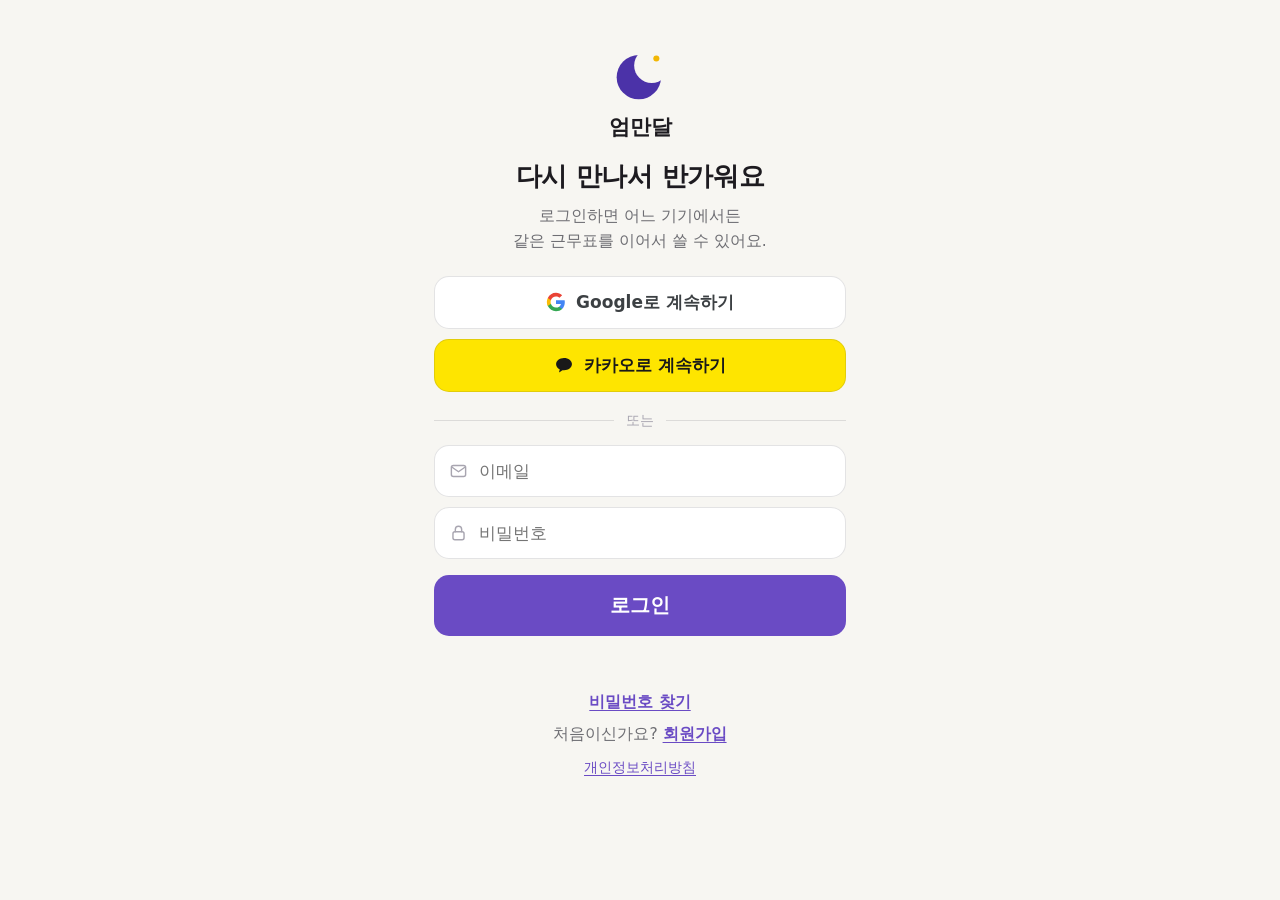
<file: index.html>
<!DOCTYPE html>
<html lang="ko">
<head>
<meta charset="UTF-8">
<meta name="viewport" content="width=device-width, initial-scale=1.0, viewport-fit=cover">
<meta name="theme-color" content="#6a4bc4">
<meta name="apple-mobile-web-app-capable" content="yes">
<meta name="apple-mobile-web-app-status-bar-style" content="default">
<meta name="apple-mobile-web-app-title" content="엄만달">
<title>엄만달 — 한 달 근무표를 1분 만에</title>
<link rel="manifest" href="manifest.json">
<link rel="icon" href="icons/icon.svg" type="image/svg+xml">
<link rel="apple-touch-icon" href="icons/icon.svg">
<link rel="stylesheet" href="css/style.css">
</head>
<body>
<!-- 달 로고(브랜드 표식) — 여러 곳에서 use로 재사용.
     display:none이면 안의 mask가 무시돼 보름달이 된다(실기기 확인) — 크기 0으로 숨긴다 -->
<svg style="position:absolute;width:0;height:0" aria-hidden="true" xmlns="http://www.w3.org/2000/svg">
  <defs>
    <g id="moonlogo">
      <mask id="mcut"><rect width="48" height="48" fill="#fff"/><circle cx="34" cy="15" r="15" fill="#000"/></mask>
      <circle cx="23" cy="25" r="19" fill="#4B32A8" mask="url(#mcut)"/>
      <circle cx="38" cy="9" r="2.6" fill="#f2b705"/>
    </g>
  </defs>
</svg>

<header>
  <div class="brand">
    <svg class="moon" viewBox="0 0 48 48" aria-hidden="true"><use href="#moonlogo"/></svg>
    <h1>엄만달</h1>
  </div>
  <button class="kebab" id="kebabBtn" onclick="toggleKebab(event)" aria-label="메뉴" title="메뉴"></button>
</header>
<div id="kebabMenu"></div>

<nav>
  <button id="tabBtn-home" class="on" onclick="showTab('home')"><span class="ico" data-ic="calendar"></span><span class="tlbl">근무표</span></button>
  <button id="tabBtn-ward" onclick="showTab('ward')"><span class="ico" data-ic="people"></span><span class="tlbl">우리 병동</span></button>
  <button id="tabBtn-archive" onclick="showTab('archive')"><span class="ico" data-ic="archive"></span><span class="tlbl">보관함</span></button>
</nav>

<main>
  <!-- ===== 근무표(홈) ===== -->
  <div id="tab-home">
    <!-- 서버에 못 올린 상태일 때만 나타나는 한 줄 알림 (평소엔 비어 있어 자리를 차지하지 않는다) -->
    <button id="syncBanner" onclick="openDataScreen()"></button>

    <!-- 상태 0: 로그인 전 — 로그인/가입/비밀번호찾기 (01·02·03) -->
    <div id="homeLoginCard" style="display:none"><div id="homeLoginBody"></div></div>

    <!-- 상태 1: 인원 없음 — 첫 시작(04) -->
    <div id="homeEmpty" class="empty-card" style="display:none">
      <p class="pagetitle" style="text-align:center">근무표를 어떻게<br>시작할까요?</p>
      <p class="pagesub" style="text-align:center">기존 근무표를 가져오면 사람과 규칙까지<br>자동으로 정리해 드려요.</p>
      <div class="onboard-opts">
        <button class="onboard-card primary" onclick="aiImportStart()">
          <span class="ob-ico" data-ic="camera"></span>
          <span class="ob-txt"><b>사진·PDF로 불러오기</b>
          <span class="ob-sub">찍어둔 근무표를 자동으로 읽어요 (최대 3장)</span></span>
          <span class="ob-go" data-ic="chevR"></span>
        </button>
        <button class="onboard-card" onclick="document.getElementById('importFileXlsx').click()">
          <span class="ob-ico" data-ic="sheet"></span>
          <span class="ob-txt"><b>엑셀 근무표 불러오기</b>
          <span class="ob-sub">사용하던 파일을 그대로 가져와요</span></span>
          <span class="ob-go" data-ic="chevR"></span>
        </button>
        <button class="onboard-card" onclick="showTab('ward')">
          <span class="ob-ico" data-ic="edit"></span>
          <span class="ob-txt"><b>직접 입력하기</b>
          <span class="ob-sub">우리 병동 사람부터 하나씩 등록해요</span></span>
          <span class="ob-go" data-ic="chevR"></span>
        </button>
        <input type="file" id="aiImportFile" accept="image/*" multiple style="display:none" onchange="aiImport(event)">
        <input type="file" id="aiImportCam" accept="image/*" capture="environment" style="display:none" onchange="aiImport(event)">
        <input type="file" id="aiImportPdf" accept="application/pdf" multiple style="display:none" onchange="aiImport(event)">
      </div>
      <p class="hint">PDF 파일이라면 → <a class="link" onclick="aiImportPdfStart()">PDF로 불러오기</a></p>
      <p class="hint">먼저 구경해보고 싶으면 → <a class="link" onclick="trySample()">예시 병동으로 둘러보기</a></p>
    </div>

    <!-- 상태 2: 준비(09) — 만들기 전 -->
    <div id="homePrep" style="display:none">
      <div class="monthnav">
        <button onclick="moveMonth(-1)" title="지난달" data-ic="chevL"></button>
        <span class="cur mn-cur"></span>
        <button onclick="moveMonth(1)" title="다음달" data-ic="chevR"></button>
      </div>
      <p class="pagetitle" style="text-align:center" id="prepTitle"></p>
      <p class="pagesub" style="text-align:center">병동 정보와 희망 근무를 확인하면<br>자동으로 초안을 만들어 드려요.</p>
      <div class="prepcard" id="prepStatus"></div>
      <div class="fairnote"><span class="fn-ico" data-ic="scale"></span><span id="fairnoteTx">지난 2개월 기록을 반영해<br>나이트와 휴일 근무를 고르게 배정해요.</span></div>
      <button class="btn big xl" onclick="generate()">자동으로 근무표 만들기</button>
      <p class="prep-caption">약 1분이면 고치기 좋은 초안이 완성돼요.</p>
    </div>

    <!-- 상태 3: 완성(11) — 검토·편집 -->
    <div id="homeDone" style="display:none">
      <div class="monthnav">
        <button onclick="moveMonth(-1)" title="지난달" data-ic="chevL"></button>
        <span class="cur mn-cur"></span>
        <button onclick="moveMonth(1)" title="다음달" data-ic="chevR"></button>
      </div>
      <p class="pagetitle" style="text-align:center" id="doneTitle"></p>
      <div class="chiprow" id="doneChips"></div>
      <div class="gridthumb" id="gridThumb" onclick="openGridFull()" role="button" tabindex="0"
           title="탭하면 가로로 크게 검토할 수 있어요"
           onkeydown="if(event.key==='Enter'||event.key===' '){event.preventDefault();openGridFull();}">
        <button class="gridfull-close" onclick="closeGridFull(event)" aria-label="닫기">✕ 닫기</button>
        <div class="gridwrap" id="gridArea"></div>
        <div id="viewerPanel"></div>
      </div>
      <button class="btn big xl" style="margin-top:12px" onclick="openGridFull()">근무표 검토하기</button>
      <div class="btnrow">
        <button class="btn gray" onclick="generate()">다시 만들기</button>
        <button class="btn gray" onclick="exportImage()">이미지로 저장</button>
      </div>
      <div class="btnrow">
        <button class="btn gray" onclick="openWishScreen()">희망 휴무 고치기</button>
      </div>
      <p class="hint" style="text-align:center;margin-top:12px">
        <a class="link" onclick="undo()">되돌리기</a> &nbsp;·&nbsp; <a class="link" onclick="resetMonth()">이 달 초기화</a>
      </p>
      <span class="hint" id="genInfo" style="margin-top:10px"></span>
      <div class="card" style="margin-top:14px">
        <div class="holirow">※ 이번 달 공휴일:
          <input type="text" id="holidayInput" placeholder="예: 3, 6" onchange="saveHolidays()">
          <span class="hint">자동으로 채워져요 — 병원 사정에 맞게 고치셔도 됩니다</span>
        </div>
        <div class="legend">
          <span class="lg-d">D 데이</span><span class="lg-md">MD 미들</span>
          <span class="lg-e">E 이브닝</span><span class="lg-e2">E2 이브닝2</span>
          <span class="lg-n">N 나이트</span><span class="lg-o">－ 오프</span>
          <span class="lg-v">휴·대·교 휴가</span><span class="lg-v">전반·후반 반차</span>
          <span class="lg-w">★ 희망</span><span class="lg-pin">고정한 칸</span>
        </div>
      </div>
      <div class="card"><div class="stat" id="statArea"></div></div>
    </div>
  </div>

  <!-- ===== 우리 병동(06) ===== -->
  <div id="tab-ward" style="display:none">
    <div class="ward-head">
      <p class="pagetitle">우리 병동</p>
      <span class="cntbadge" id="wardCount"></span>
      <button class="addbtn" onclick="openStaffSheet(-1)"><span data-ic="plus"></span>사람 추가</button>
    </div>
    <button class="listrow" onclick="openRulesScreen()">
      <span class="lr-ico" data-ic="doc"></span>
      <span class="lr-tx"><b>근무 규칙</b><span class="lr-sub">평일·휴일 필요 인원과 연속 근무 제한</span></span>
      <span class="lr-go" data-ic="chevR"></span>
    </button>
    <div class="card" id="patternCard" style="display:none">
      <h2>AI가 발견한 근무 습관</h2>
      <div id="patternArea"></div>
    </div>
    <button class="listrow" onclick="openImportSheet()">
      <span class="lr-ico" data-ic="import"></span>
      <span class="lr-tx"><b>기존 근무표 불러오기</b><span class="lr-sub">사진·PDF·엑셀에서 자동으로 읽어요</span></span>
      <span class="lr-go" data-ic="chevR"></span>
    </button>
    <input type="file" id="importFileXlsx" accept=".xlsx,.xls,.csv" style="display:none" onchange="importXlsx(event)">
    <input type="text" class="wardsearch" id="wardSearch" placeholder="이름으로 찾기" style="display:none"
           oninput="wardSearchChange(this.value)" aria-label="구성원 이름 검색">
    <div id="staffList"></div>
    <p class="hint" id="sampleHint" style="margin:4px 0 14px">처음이라면 <a class="link" onclick="trySample()">예시 인원 12명 넣기</a>로 연습해보세요.</p>
  </div>

  <!-- ===== 보관함(13) ===== -->
  <div id="tab-archive" style="display:none">
    <p class="pagetitle">보관함</p>
    <p class="pagesub">완성한 근무표와 지난 기록을 한곳에서 확인하세요.</p>
    <!-- 비밀번호 재설정(메일 링크 복귀) 전용 자리 -->
    <div class="card" id="cloudCard" style="display:none"><div id="cloudBody"></div></div>
    <h2 style="margin-top:4px">최근 근무표</h2>
    <div id="histList"></div>
    <button class="listrow" id="installRow" style="display:none" onclick="installEntry()">
      <span class="lr-ico" data-ic="link"></span>
      <span class="lr-tx"><b>홈 화면에 바로가기 만들기</b><span class="lr-sub">달 아이콘으로 주소 없이 바로 열어요</span></span>
      <span class="lr-go" data-ic="chevR"></span>
    </button>
    <button class="listrow" onclick="openDataScreen()">
      <span class="lr-ico" data-ic="doc"></span>
      <span class="lr-tx"><b>데이터 및 백업</b><span class="lr-sub">파일로 저장하거나 이전 백업 불러오기</span></span>
      <span class="lr-go" data-ic="chevR"></span>
    </button>
    <button class="listrow" onclick="openDataScreen()">
      <span class="lr-ico" data-ic="cloud"></span>
      <span class="lr-tx"><b>계정 및 동기화</b><span class="lr-sub" id="syncSub">서버 저장 상태를 확인해요</span></span>
      <span class="lr-go" data-ic="chevR"></span>
    </button>
  </div>
</main>

<footer><span class="appver"></span></footer>

<!-- 부속 화면: 근무 규칙(08) · 희망 휴무(15) · 데이터 및 계정(14) -->
<div class="subscreen" id="screen-rules"><div class="ss-in" id="rulesScreenBody"></div></div>
<div class="subscreen" id="screen-wish"><div class="ss-in" id="wishScreenBody"></div></div>
<div class="subscreen" id="screen-data"><div class="ss-in" id="dataScreenBody"></div></div>

<!-- 자동 생성 진행(10) -->
<div id="genScreen"></div>

<!-- 바텀시트 (구성원 편집·근무 선택·가져오기 선택) -->
<div id="sheetWrap"><div id="sheet"></div></div>

<div id="aiLoading"></div>
<div id="browserGate"></div>
<div id="installModal"></div>
<div id="importReview"></div>
<div id="toast"></div>

<script src="js/vendor/xlsx.full.min.js"></script>
<script src="js/holidays.js"></script>
<script src="js/engine.js"></script>
<script src="js/engine2.js"></script>
<script src="js/store.js"></script>
<script src="js/sync-rules.js"></script>
<script src="js/vendor/supabase.js"></script>
<script src="js/version.js"></script>
<script src="js/config.js"></script>
<script src="js/cloud.js"></script>
<script src="js/telemetry.js"></script>
<script src="js/importer.js"></script>
<script src="js/app.js"></script>
<script>
  if ('serviceWorker' in navigator && location.protocol.indexOf('http') === 0) {
    (function () {
      var reloaded = false;
      // 새 서비스워커가 주도권을 잡으면(=새 버전 활성화) 화면을 1회 자동 새로고침
      navigator.serviceWorker.addEventListener('controllerchange', function () {
        if (reloaded) return;
        reloaded = true;
        location.reload();
      });
      // 활성 서비스워커가 알려주는 버전을 화면에 표기
      navigator.serviceWorker.addEventListener('message', function (e) {
        if (!e.data || e.data.type !== 'VERSION') return;
        var v = String(e.data.version).replace('ummandal-', '').replace(/-/g, '.').replace(/^v/, '');
        var els = document.querySelectorAll('.appver');
        for (var i = 0; i < els.length; i++) els[i].textContent = '버전 ' + v;
        /* sw.js와 version.js는 같은 커밋에서 함께 올리는 약속 — 어긋나면 기록해 둔다 */
        if (window.APP_VER && v !== window.APP_VER && window.Tel)
          Tel.error('E92', { message: 'sw=' + v + ' page=' + window.APP_VER });
      });
      function askVersion() {
        if (navigator.serviceWorker.controller) navigator.serviceWorker.controller.postMessage('GET_VERSION');
      }
      /* updateViaCache:'none' — 갱신 검사 때 HTTP 캐시(max-age=600)를 타지 않고 항상 새로 비교 */
      navigator.serviceWorker.register('sw.js', { updateViaCache: 'none' }).then(function (reg) {
        reg.update();
        // 앱으로 다시 돌아올 때마다 + 켜둔 채로 오래 있을 때도 새 버전 확인
        document.addEventListener('visibilitychange', function () {
          if (document.visibilityState === 'visible') reg.update();
        });
        setInterval(function () { reg.update(); }, 30 * 60 * 1000);
        navigator.serviceWorker.ready.then(askVersion);
      }).catch(function () {});
      askVersion();
      // 그래도 최신이 안 될 때의 최후 수단 — 저장된 화면 파일을 통째로 버리고 새로 받는다.
      // (근무표·인원 데이터는 localStorage·클라우드에 있어 지워지지 않는다)
      window.forceUpdate = function () {
        reloaded = true; // controllerchange로 인한 중복 새로고침 방지
        var done = function () { location.reload(true); };
        var jobs = [];
        if (window.caches) jobs.push(caches.keys().then(function (ks) {
          return Promise.all(ks.map(function (k) { return caches.delete(k); }));
        }));
        jobs.push(navigator.serviceWorker.getRegistrations().then(function (rs) {
          return Promise.all(rs.map(function (r) { return r.unregister(); }));
        }));
        Promise.all(jobs).then(done, done);
      };
    })();
  }
</script>
</body>
</html>
</file>
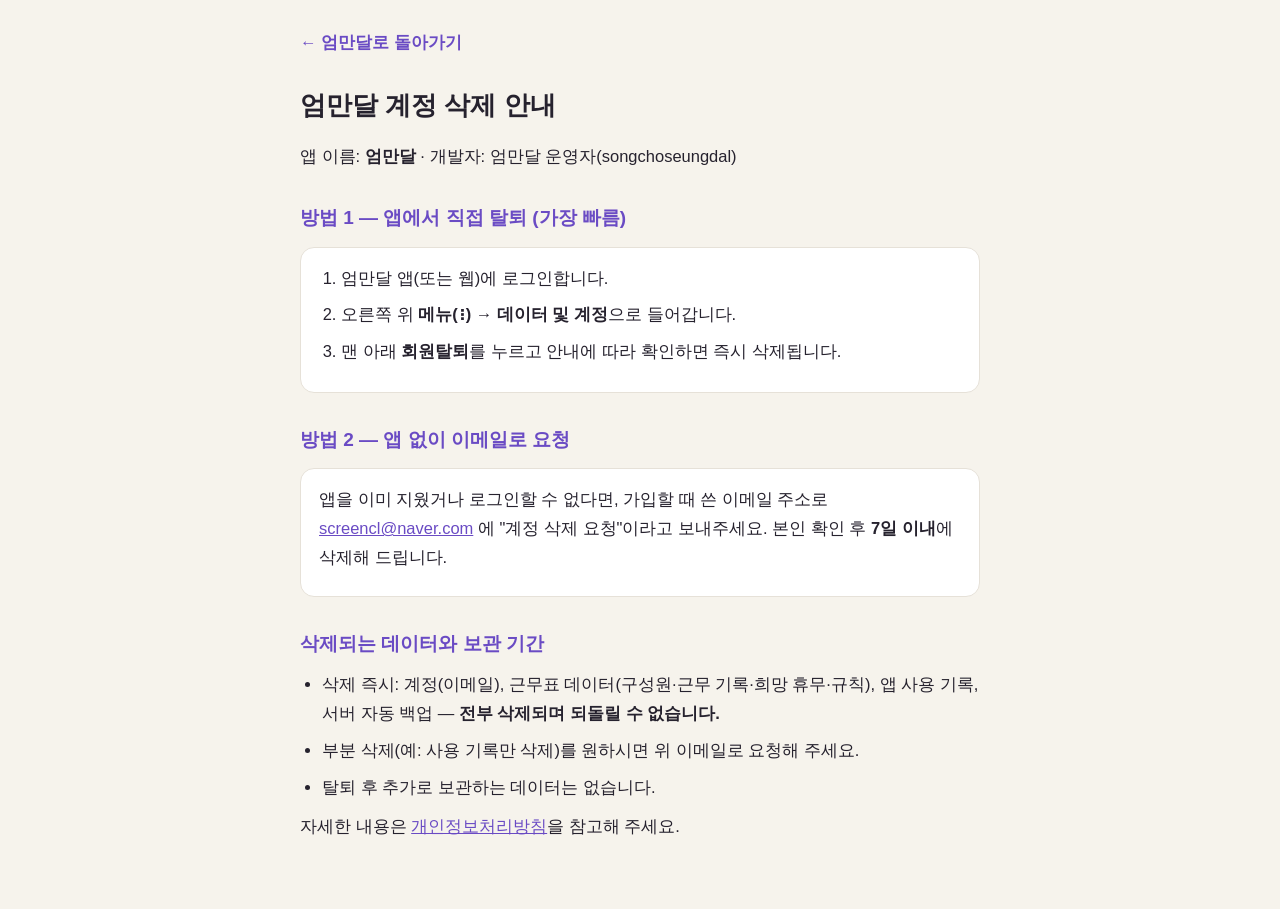
<file: account-deletion.html>
<!DOCTYPE html>
<html lang="ko">
<head>
<meta charset="utf-8">
<meta name="viewport" content="width=device-width, initial-scale=1">
<title>엄만달 계정 삭제 안내</title>
<style>
  :root { --ink:#26222e; --sub:#6d6878; --brand:#6a4bc4; --line:#e6e1d8; }
  * { box-sizing: border-box; margin: 0; padding: 0; }
  body { background:#f6f3ec; color:var(--ink); font-family:'Apple SD Gothic Neo','Malgun Gothic',sans-serif;
         line-height:1.75; font-size:16.5px; word-break:keep-all; }
  .wrap { max-width:720px; margin:0 auto; padding:28px 20px 60px; }
  h1 { font-size:26px; margin:18px 0 14px; }
  h2 { font-size:19px; margin:30px 0 10px; color:var(--brand); }
  p, li { margin-bottom:8px; }
  ul, ol { padding-left:22px; margin-bottom:10px; }
  .box { background:#fff; border:1px solid var(--line); border-radius:14px; padding:16px 18px; margin:12px 0; }
  a { color:var(--brand); }
  .back { display:inline-block; margin-bottom:8px; color:var(--brand); text-decoration:none; font-weight:700; }
</style>
</head>
<body>
<div class="wrap">
  <a class="back" href="./index.html">← 엄만달로 돌아가기</a>
  <h1>엄만달 계정 삭제 안내</h1>
  <p>앱 이름: <b>엄만달</b> · 개발자: 엄만달 운영자(songchoseungdal)</p>

  <h2>방법 1 — 앱에서 직접 탈퇴 (가장 빠름)</h2>
  <div class="box">
    <ol>
      <li>엄만달 앱(또는 웹)에 로그인합니다.</li>
      <li>오른쪽 위 <b>메뉴(⋮) → 데이터 및 계정</b>으로 들어갑니다.</li>
      <li>맨 아래 <b>회원탈퇴</b>를 누르고 안내에 따라 확인하면 즉시 삭제됩니다.</li>
    </ol>
  </div>

  <h2>방법 2 — 앱 없이 이메일로 요청</h2>
  <div class="box">
    <p>앱을 이미 지웠거나 로그인할 수 없다면, 가입할 때 쓴 이메일 주소로
    <a href="mailto:screencl@naver.com?subject=%EC%97%84%EB%A7%8C%EB%8B%AC%20%EA%B3%84%EC%A0%95%20%EC%82%AD%EC%A0%9C%20%EC%9A%94%EC%B2%AD">screencl@naver.com</a>
    에 "계정 삭제 요청"이라고 보내주세요. 본인 확인 후 <b>7일 이내</b>에 삭제해 드립니다.</p>
  </div>

  <h2>삭제되는 데이터와 보관 기간</h2>
  <ul>
    <li>삭제 즉시: 계정(이메일), 근무표 데이터(구성원·근무 기록·희망 휴무·규칙), 앱 사용 기록, 서버 자동 백업 — <b>전부 삭제되며 되돌릴 수 없습니다.</b></li>
    <li>부분 삭제(예: 사용 기록만 삭제)를 원하시면 위 이메일로 요청해 주세요.</li>
    <li>탈퇴 후 추가로 보관하는 데이터는 없습니다.</li>
  </ul>

  <p>자세한 내용은 <a href="./privacy.html">개인정보처리방침</a>을 참고해 주세요.</p>
</div>
</body>
</html>
</file>
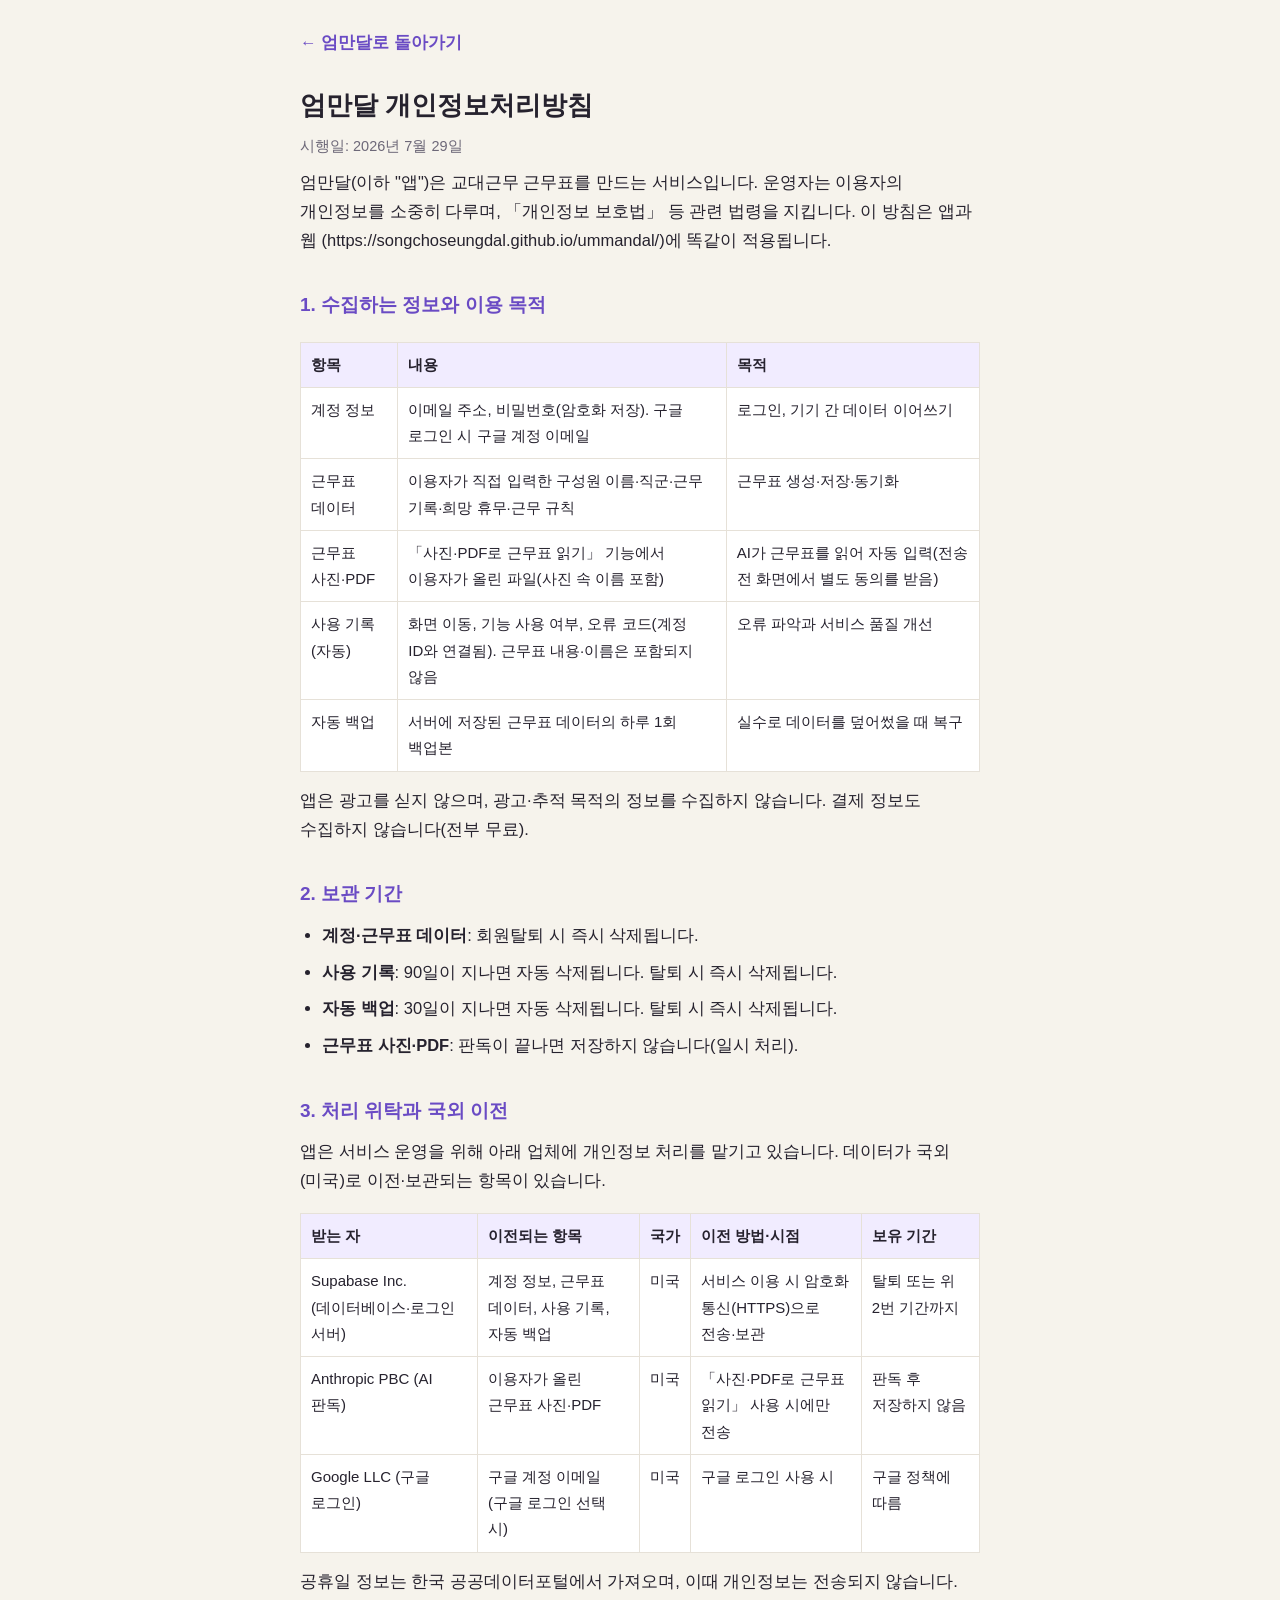
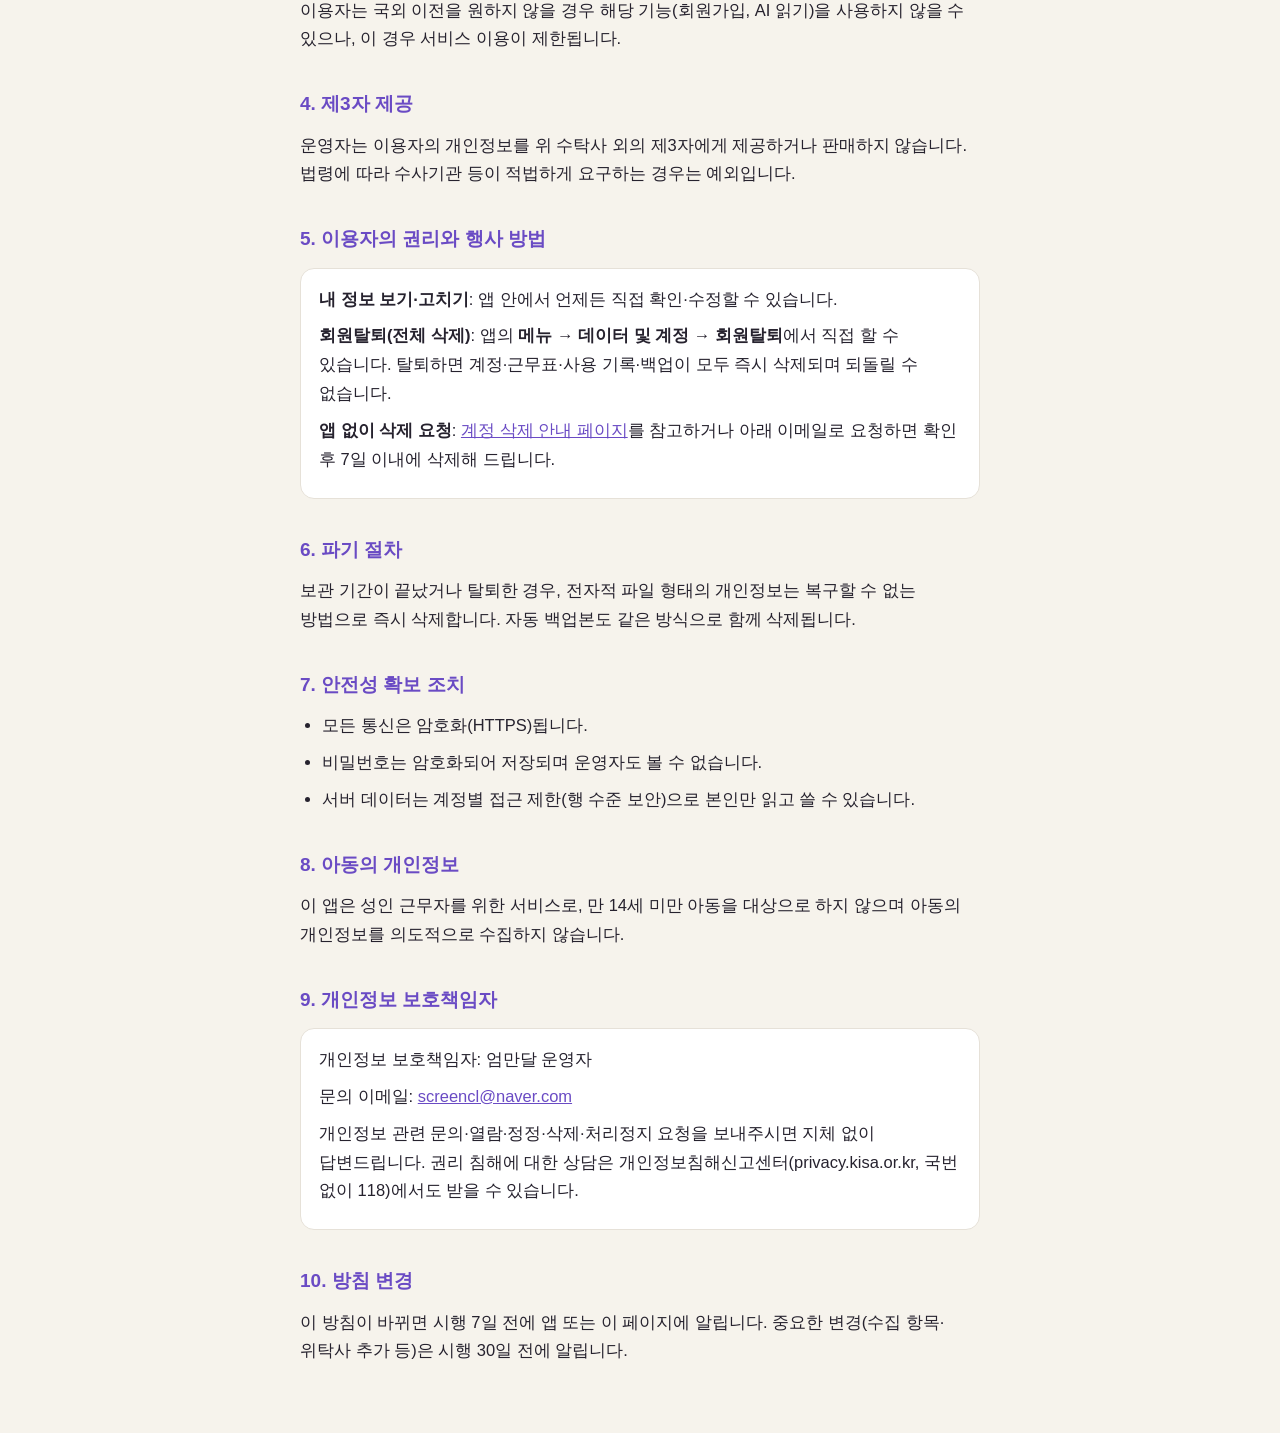
<file: privacy.html>
<!DOCTYPE html>
<html lang="ko">
<head>
<meta charset="utf-8">
<meta name="viewport" content="width=device-width, initial-scale=1">
<title>엄만달 개인정보처리방침</title>
<style>
  :root { --ink:#26222e; --sub:#6d6878; --brand:#6a4bc4; --line:#e6e1d8; }
  * { box-sizing: border-box; margin: 0; padding: 0; }
  body { background:#f6f3ec; color:var(--ink); font-family:'Apple SD Gothic Neo','Malgun Gothic',sans-serif;
         line-height:1.75; font-size:16.5px; word-break:keep-all; }
  .wrap { max-width:720px; margin:0 auto; padding:28px 20px 60px; }
  h1 { font-size:26px; margin:18px 0 6px; }
  h2 { font-size:19px; margin:34px 0 10px; color:var(--brand); }
  p, li { margin-bottom:8px; }
  ul { padding-left:22px; margin-bottom:10px; }
  .date { color:var(--sub); font-size:14.5px; }
  table { width:100%; border-collapse:collapse; margin:10px 0 14px; font-size:15px; background:#fff; }
  th, td { border:1px solid var(--line); padding:9px 10px; text-align:left; vertical-align:top; }
  th { background:#f1ecff; font-weight:700; }
  .box { background:#fff; border:1px solid var(--line); border-radius:14px; padding:16px 18px; margin:12px 0; }
  a { color:var(--brand); }
  .back { display:inline-block; margin-bottom:8px; color:var(--brand); text-decoration:none; font-weight:700; }
  .tblwrap { overflow-x:auto; }
</style>
</head>
<body>
<div class="wrap">
  <a class="back" href="./index.html">← 엄만달로 돌아가기</a>
  <h1>엄만달 개인정보처리방침</h1>
  <p class="date">시행일: 2026년 7월 29일</p>

  <p>엄만달(이하 "앱")은 교대근무 근무표를 만드는 서비스입니다. 운영자는 이용자의 개인정보를 소중히 다루며,
  「개인정보 보호법」 등 관련 법령을 지킵니다. 이 방침은 앱과 웹
  (https://songchoseungdal.github.io/ummandal/)에 똑같이 적용됩니다.</p>

  <h2>1. 수집하는 정보와 이용 목적</h2>
  <div class="tblwrap"><table>
    <tr><th>항목</th><th>내용</th><th>목적</th></tr>
    <tr><td>계정 정보</td><td>이메일 주소, 비밀번호(암호화 저장). 구글 로그인 시 구글 계정 이메일</td><td>로그인, 기기 간 데이터 이어쓰기</td></tr>
    <tr><td>근무표 데이터</td><td>이용자가 직접 입력한 구성원 이름·직군·근무 기록·희망 휴무·근무 규칙</td><td>근무표 생성·저장·동기화</td></tr>
    <tr><td>근무표 사진·PDF</td><td>「사진·PDF로 근무표 읽기」 기능에서 이용자가 올린 파일(사진 속 이름 포함)</td><td>AI가 근무표를 읽어 자동 입력(전송 전 화면에서 별도 동의를 받음)</td></tr>
    <tr><td>사용 기록(자동)</td><td>화면 이동, 기능 사용 여부, 오류 코드(계정 ID와 연결됨). 근무표 내용·이름은 포함되지 않음</td><td>오류 파악과 서비스 품질 개선</td></tr>
    <tr><td>자동 백업</td><td>서버에 저장된 근무표 데이터의 하루 1회 백업본</td><td>실수로 데이터를 덮어썼을 때 복구</td></tr>
  </table></div>
  <p>앱은 광고를 싣지 않으며, 광고·추적 목적의 정보를 수집하지 않습니다. 결제 정보도 수집하지 않습니다(전부 무료).</p>

  <h2>2. 보관 기간</h2>
  <ul>
    <li><b>계정·근무표 데이터</b>: 회원탈퇴 시 즉시 삭제됩니다.</li>
    <li><b>사용 기록</b>: 90일이 지나면 자동 삭제됩니다. 탈퇴 시 즉시 삭제됩니다.</li>
    <li><b>자동 백업</b>: 30일이 지나면 자동 삭제됩니다. 탈퇴 시 즉시 삭제됩니다.</li>
    <li><b>근무표 사진·PDF</b>: 판독이 끝나면 저장하지 않습니다(일시 처리).</li>
  </ul>

  <h2>3. 처리 위탁과 국외 이전</h2>
  <p>앱은 서비스 운영을 위해 아래 업체에 개인정보 처리를 맡기고 있습니다. 데이터가 국외(미국)로 이전·보관되는 항목이 있습니다.</p>
  <div class="tblwrap"><table>
    <tr><th>받는 자</th><th>이전되는 항목</th><th>국가</th><th>이전 방법·시점</th><th>보유 기간</th></tr>
    <tr><td>Supabase Inc. (데이터베이스·로그인 서버)</td><td>계정 정보, 근무표 데이터, 사용 기록, 자동 백업</td><td>미국</td><td>서비스 이용 시 암호화 통신(HTTPS)으로 전송·보관</td><td>탈퇴 또는 위 2번 기간까지</td></tr>
    <tr><td>Anthropic PBC (AI 판독)</td><td>이용자가 올린 근무표 사진·PDF</td><td>미국</td><td>「사진·PDF로 근무표 읽기」 사용 시에만 전송</td><td>판독 후 저장하지 않음</td></tr>
    <tr><td>Google LLC (구글 로그인)</td><td>구글 계정 이메일(구글 로그인 선택 시)</td><td>미국</td><td>구글 로그인 사용 시</td><td>구글 정책에 따름</td></tr>
  </table></div>
  <p>공휴일 정보는 한국 공공데이터포털에서 가져오며, 이때 개인정보는 전송되지 않습니다.
  이용자는 국외 이전을 원하지 않을 경우 해당 기능(회원가입, AI 읽기)을 사용하지 않을 수 있으나, 이 경우 서비스 이용이 제한됩니다.</p>

  <h2>4. 제3자 제공</h2>
  <p>운영자는 이용자의 개인정보를 위 수탁사 외의 제3자에게 제공하거나 판매하지 않습니다.
  법령에 따라 수사기관 등이 적법하게 요구하는 경우는 예외입니다.</p>

  <h2>5. 이용자의 권리와 행사 방법</h2>
  <div class="box">
    <p><b>내 정보 보기·고치기</b>: 앱 안에서 언제든 직접 확인·수정할 수 있습니다.</p>
    <p><b>회원탈퇴(전체 삭제)</b>: 앱의 <b>메뉴 → 데이터 및 계정 → 회원탈퇴</b>에서 직접 할 수 있습니다.
    탈퇴하면 계정·근무표·사용 기록·백업이 모두 즉시 삭제되며 되돌릴 수 없습니다.</p>
    <p><b>앱 없이 삭제 요청</b>: <a href="./account-deletion.html">계정 삭제 안내 페이지</a>를 참고하거나
    아래 이메일로 요청하면 확인 후 7일 이내에 삭제해 드립니다.</p>
  </div>

  <h2>6. 파기 절차</h2>
  <p>보관 기간이 끝났거나 탈퇴한 경우, 전자적 파일 형태의 개인정보는 복구할 수 없는 방법으로 즉시 삭제합니다.
  자동 백업본도 같은 방식으로 함께 삭제됩니다.</p>

  <h2>7. 안전성 확보 조치</h2>
  <ul>
    <li>모든 통신은 암호화(HTTPS)됩니다.</li>
    <li>비밀번호는 암호화되어 저장되며 운영자도 볼 수 없습니다.</li>
    <li>서버 데이터는 계정별 접근 제한(행 수준 보안)으로 본인만 읽고 쓸 수 있습니다.</li>
  </ul>

  <h2>8. 아동의 개인정보</h2>
  <p>이 앱은 성인 근무자를 위한 서비스로, 만 14세 미만 아동을 대상으로 하지 않으며
  아동의 개인정보를 의도적으로 수집하지 않습니다.</p>

  <h2>9. 개인정보 보호책임자</h2>
  <div class="box">
    <p>개인정보 보호책임자: 엄만달 운영자</p>
    <p>문의 이메일: <a href="mailto:screencl@naver.com">screencl@naver.com</a></p>
    <p>개인정보 관련 문의·열람·정정·삭제·처리정지 요청을 보내주시면 지체 없이 답변드립니다.
    권리 침해에 대한 상담은 개인정보침해신고센터(privacy.kisa.or.kr, 국번 없이 118)에서도 받을 수 있습니다.</p>
  </div>

  <h2>10. 방침 변경</h2>
  <p>이 방침이 바뀌면 시행 7일 전에 앱 또는 이 페이지에 알립니다. 중요한 변경(수집 항목·위탁사 추가 등)은
  시행 30일 전에 알립니다.</p>
</div>
</body>
</html>
</file>
<file: css/style.css>
/* ===== 엄만달 디자인 시스템 v7 — GPT UI 목업 명세(UI_SPEC.md) 기반 전면 개편 ===== */
:root {
  --bg: #F7F6F2; --card: #FFFFFF; --card2: #F0EFEC;
  --line: rgba(60, 60, 67, 0.14);
  --ink: #1D1B20; --sub: #6E6E73; --faint: #A8A5B0;
  --brand: #6A4BC4; --brand-dk: #55389f; --brand-soft: #F1ECFB;
  --danger: #D93025; --danger-soft: #FFF1F0;
  --ok: #2F9E44; --ok-soft: #EFF9F1;
  --warn: #E89B16; --warn-soft: #FFF6E3; --warn-ink: #8a5d00;   /* -ink = warn-soft 위에 올리는 글자색(대비 확보) */
  --moon: #f2b705; --moon-soft: #fff3d0;
  --d: #2f9e44; --d-soft: #e6f7eb;
  --e: #e8590c; --e-soft: #ffeede;
  --n: #3b5bdb; --n-soft: #e9eefe;
  --o-bg: #EDECE8; --o-tx: #8E8B96;
  --v-bg: #f3ead8; --v-tx: #8a6d3b;
}
* { box-sizing: border-box; }
/* 스크롤바 — 지금 어디쯤인지 잘 보이게 브랜드색으로(2026-07-30 초승달 지시).
   ⚠️ 안드로이드 크롬은 본문(문서) 스크롤바 커스텀을 무시할 수 있다 — 내부 스크롤 영역(그리드·시트)엔 확실히 적용 */
html { scrollbar-color: rgba(106, 75, 196, .45) transparent; }
::-webkit-scrollbar { width: 6px; height: 6px; }
::-webkit-scrollbar-track { background: transparent; }
::-webkit-scrollbar-thumb { background: rgba(106, 75, 196, .45); border-radius: 999px; }
::-webkit-scrollbar-thumb:active { background: var(--brand); }
/* overscroll-behavior: 목록을 끝까지 당겨도 브라우저 당김-새로고침이 발동하지 않게 —
   실수 리로드로 보던 탭·되돌리기 기록이 날아가는 것을 막는다(새로고침은 ⋮ 메뉴에 있음) */
html { -webkit-text-size-adjust: 100%; overscroll-behavior-y: contain; }
body { margin: 0; background: var(--bg); color: var(--ink); overscroll-behavior-y: contain;
       font-family: system-ui, "Pretendard Variable", Pretendard, "Apple SD Gothic Neo", "Noto Sans KR", "Malgun Gothic", sans-serif;
       font-size: 17px; line-height: 1.5; word-break: keep-all; }
.svgi { width: 1em; height: 1em; flex: none; vertical-align: -0.12em; }
/* 기본 입력 위젯(베이스 레이어) — 컴포넌트별 입력 규칙이 이보다 아래에 와서 이긴다 */
select, input[type=number], input[type=text] { font-size: 17px; padding: 10px 12px; border: 1px solid var(--line);
  border-radius: 12px; background: #fff; color: var(--ink); font-family: inherit; }
select:focus, input:focus { outline: 2px solid var(--brand); border-color: transparent; }
input[type=number] { width: 80px; }

/* ===== 머리글 — 로고 + ⋮ 메뉴만 (달력 이동은 근무표 화면 안으로) ===== */
header { background: var(--bg); padding: 12px 20px 6px; display: flex; align-items: center; gap: 10px; }
.brand { display: flex; align-items: center; gap: 9px; }
.brand .moon { width: 36px; height: 36px; flex: none; }
.brand h1 { font-size: 22px; margin: 0; color: var(--ink); letter-spacing: .3px; line-height: 1.1; font-weight: 800; }
.kebab { margin-left: auto; width: 44px; height: 44px; border: none; background: none; cursor: pointer;
  color: var(--ink); font-size: 22px; border-radius: 12px; display: flex; align-items: center; justify-content: center; }
.kebab:active { background: var(--card2); }
#kebabMenu { position: fixed; z-index: 120; display: none; background: var(--card); border: 1px solid var(--line);
  border-radius: 16px; box-shadow: 0 8px 30px rgba(29, 27, 32, .16); padding: 6px; min-width: 210px; }
#kebabMenu.on { display: block; }
#kebabMenu button { display: flex; align-items: center; gap: 10px; width: 100%; border: none; background: none;
  font-family: inherit; font-size: 16.5px; color: var(--ink); padding: 12px 14px; border-radius: 11px;
  cursor: pointer; text-align: left; }
#kebabMenu button:active { background: var(--card2); }
#kebabMenu .km-ver { font-size: 13px; color: var(--faint); text-align: center; padding: 8px 0 4px; }

/* ===== 하단 탭 (최상위 3개 화면 전용) ===== */
nav { position: fixed; bottom: 0; left: 0; right: 0; z-index: 40; background: var(--card);
  border-top: 1px solid var(--line); display: flex; justify-content: space-around;
  padding: 6px 8px calc(8px + env(safe-area-inset-bottom)); }
nav button { flex: 1; max-width: 160px; display: flex; flex-direction: column; align-items: center; gap: 3px;
  border: none; background: none; cursor: pointer; font-family: inherit;
  font-size: 13.5px; font-weight: 700; color: var(--sub); padding: 6px 4px; border-radius: 14px; }
nav button .ico { font-size: 24px; line-height: 1; display: flex; }
nav button .ico .svgi { width: 26px; height: 26px; }
nav button.on { color: var(--brand); }
body { padding-bottom: 96px; }
/* 집중 화면(로그인·부속 화면·생성 중·뷰어)에서는 하단 탭 숨김 */
body.nonav nav, body.loginview nav { display: none; }
body.nonav, body.loginview { padding-bottom: 12px; }

main { padding: 8px 20px 20px; max-width: 720px; margin: 0 auto; }
.card { background: var(--card); border-radius: 18px; padding: 20px; margin-bottom: 14px; border: 1px solid var(--line); }
h2 { font-size: 21px; margin: 4px 0 12px; font-weight: 700; }
.hint { color: var(--sub); font-size: 15px; }
.link { color: var(--brand); text-decoration: underline; text-underline-offset: 3px; cursor: pointer; font-weight: 700; }
.off-low { color: var(--e); font-weight: 800; }
#genInfo { white-space: pre-line; display: block; line-height: 1.5; }

/* ===== 큰 제목(화면 타이틀) ===== */
.pagetitle { font-size: 30px; font-weight: 800; margin: 10px 0 6px; line-height: 1.25; letter-spacing: -.3px; }
.pagesub { color: var(--sub); font-size: 16.5px; margin: 0 0 18px; line-height: 1.6; }

/* ===== 월 이동 (근무표 화면 안) ===== */
.monthnav { display: flex; align-items: center; justify-content: center; gap: 14px; margin: 6px 0 4px; }
.monthnav button { width: 44px; height: 44px; border: 1px solid var(--line); border-radius: 999px;
  background: var(--card); color: var(--ink); font-size: 18px; cursor: pointer;
  display: flex; align-items: center; justify-content: center; }
.monthnav .cur { font-size: 22px; font-weight: 800; min-width: 140px; text-align: center; }

/* ===== 버튼 ===== */
.btn { font-size: 17px; font-weight: 700; padding: 13px 20px; border: none; border-radius: 15px;
  cursor: pointer; font-family: inherit; }
.btn.big { background: var(--brand); color: #fff; font-size: 18px; }
.btn.big:active { filter: brightness(.94); }
.btn.big.xl { width: 100%; font-size: 20px; padding: 17px 20px; }
.btn.gray { background: var(--card); color: var(--ink); border: 1px solid var(--line); }
.btn.gray:active { background: var(--card2); }
.btn.outline { background: var(--card); color: var(--brand); border: 1.5px solid var(--brand); }
.btn.warn { background: none; color: var(--danger); border: none; }
.btn.share { background: var(--card); color: var(--ink); border: 1px solid var(--line); }
.toolbar { display: flex; gap: 10px; flex-wrap: wrap; align-items: center; margin-bottom: 14px; }
.btnrow { display: flex; gap: 10px; margin-top: 10px; }
.btnrow .btn { flex: 1; }

/* ===== 목록 행(카드형 리스트) ===== */
.listrow { display: flex; align-items: center; gap: 14px; width: 100%; background: var(--card);
  border: 1px solid var(--line); border-radius: 16px; padding: 15px 16px; margin-bottom: 10px;
  font-family: inherit; font-size: 17px; color: var(--ink); cursor: pointer; text-align: left; }
.listrow:active { background: var(--card2); }
.listrow .lr-ico { flex: none; width: 42px; height: 42px; border-radius: 12px; background: var(--brand-soft);
  color: var(--brand); display: flex; align-items: center; justify-content: center; }
.listrow .lr-ico .svgi { width: 23px; height: 23px; }
.listrow .lr-tx { flex: 1; min-width: 0; display: flex; flex-direction: column; gap: 1px; }
.listrow .lr-tx b { font-size: 17.5px; }
.listrow .lr-sub { font-size: 14.5px; color: var(--sub); font-weight: 400; }
.listrow .lr-go { flex: none; color: var(--faint); display: flex; }
.listrow .lr-go .svgi { width: 20px; height: 20px; }
.listrow .lr-val { flex: none; color: var(--sub); font-size: 15px; }

/* ===== 준비 체크리스트 (09) ===== */
.prepcard { background: var(--card); border: 1px solid var(--line); border-radius: 18px; padding: 4px 18px; margin: 16px 0 12px; }
.preprow { display: flex; align-items: center; gap: 14px; width: 100%; padding: 16px 0;
  border-bottom: 1px solid var(--line); background: none; border-left: none; border-right: none; border-top: none;
  font-family: inherit; cursor: pointer; text-align: left; }
.preprow:last-child { border-bottom: none; }
.preprow .pr-ico { flex: none; width: 44px; height: 44px; border-radius: 999px; display: flex;
  align-items: center; justify-content: center; color: #fff; }
.preprow .pr-ico.ok { background: var(--ok); }
.preprow .pr-ico.warn { background: var(--warn); }
.preprow .pr-ico .svgi { width: 22px; height: 22px; }
.preprow .pr-tx { flex: 1; min-width: 0; }
.preprow .pr-tx b { font-size: 18.5px; display: block; }
.preprow .pr-sub { font-size: 15px; color: var(--sub); }
.preprow .pr-go { flex: none; color: var(--brand); font-size: 17px; font-weight: 800; display: flex; align-items: center; gap: 2px; }
.preprow .pr-go .svgi { width: 17px; height: 17px; }
.fairnote { display: flex; align-items: center; gap: 14px; background: var(--brand-soft);
  border-radius: 16px; padding: 14px 16px; margin: 0 0 16px; font-size: 15.5px; line-height: 1.55; }
.fairnote .fn-ico { flex: none; width: 42px; height: 42px; border-radius: 999px; background: #E4DBF7;
  color: var(--brand); display: flex; align-items: center; justify-content: center; }
.fairnote .fn-ico .svgi { width: 22px; height: 22px; }
.prep-caption { text-align: center; color: var(--sub); font-size: 14.5px; margin: 10px 0 0; }

/* ===== 준비 화면(09) 한 화면 맞춤 (2026-07-30 초승달 지시) =====
   글자 크기는 지키고(큰 글씨 철학) 여백을 조여 만들기 버튼까지 스크롤 없이 보이게 한다.
   낮은 화면(680px 이하)에서만 여백 압축·제목 한 단계 축소.
   (740→680 보정 2026-07-30: 뷰포트 384×694 폰 실측 — 정상 레이아웃으로도 버튼 y=572 < 탭 y=624로
   한 화면에 들어가는데 압축이 과잉 발동해 제목·카드가 붙고 하단에 70px 죽은 공간이 생겼음.
   단, 좁은 폭(≤370px)은 줄바꿈으로 내용이 ~90px 길어져 740px까지 압축 유지 —
   360×720 실측에서 정상 레이아웃이면 버튼이 탭에 16px 가림) */
#homePrep .monthnav { margin: 0 0 2px; }
#homePrep .pagetitle { margin: 4px 0 4px; }
#homePrep .pagesub { margin: 0 0 12px; }
#homePrep .prepcard { margin: 10px 0 10px; }
#homePrep .preprow { padding: 13px 0; }
#homePrep .fairnote { margin: 0 0 12px; padding: 11px 16px; font-size: 15px; }
#homePrep .prep-caption { margin: 8px 0 0; }
@media (max-height: 680px), (max-width: 370px) and (max-height: 740px) {
  header { padding: 6px 20px 2px; }
  .brand .moon { width: 30px; height: 30px; }
  .brand h1 { font-size: 20px; }
  main { padding-top: 4px; }
  nav { padding: 4px 8px calc(6px + env(safe-area-inset-bottom)); }
  body { padding-bottom: 84px; }
  body footer { padding: 10px 20px 6px; }  /* 기본 footer 규칙이 파일 뒤에 있어 특이도로 이긴다 */
  #homePrep .pagetitle { font-size: 26px; margin: 2px 0 2px; }
  /* 부제는 체크리스트와 같은 말 — 낮은 화면에선 겹치는 정보부터 뺀다(잡스 §0-1) */
  #homePrep .pagesub { display: none; }
  #homePrep .prepcard { margin: 8px 0 8px; }
  #homePrep .preprow { padding: 9px 0; }
  #homePrep .preprow .pr-ico { width: 38px; height: 38px; }
  #homePrep .preprow .pr-tx b { font-size: 17.5px; }
  #homePrep .fairnote { font-size: 14px; padding: 8px 14px; margin-bottom: 8px; }
  #homePrep .fairnote .fn-ico { width: 34px; height: 34px; }
  #homePrep .btn.big.xl { padding: 14px 20px; font-size: 19px; }
}

/* ===== 완료 화면(11) — 상태 칩 ===== */
.chiprow { display: flex; gap: 10px; justify-content: center; flex-wrap: wrap; margin: 4px 0 14px; }
.chip { display: inline-flex; align-items: center; gap: 6px; font-size: 15px; font-weight: 700;
  padding: 7px 16px; border-radius: 999px; border: 1.5px solid; background: var(--card);
  cursor: pointer; font-family: inherit; }
.chip.red { color: var(--danger); border-color: var(--danger); }
.chip.green { color: var(--ok); border-color: var(--ok); }
.chip.plain { color: var(--sub); border-color: var(--line); cursor: default; }
/* 칩 아래 안심 문구 — "완성" 제목과 빨간 칩이 모순으로 읽히지 않게 */
.chipnote { flex-basis: 100%; text-align: center; color: var(--sub); font-size: 14.5px;
  line-height: 1.5; margin: 2px 0 0; }

/* ===== 온보딩(04) ===== */
.onboard-opts { display: flex; flex-direction: column; gap: 12px; margin: 0 auto 6px; }
.onboard-card { display: flex; align-items: center; gap: 14px; text-align: left; width: 100%;
  padding: 17px 18px; border: 1px solid var(--line); border-radius: 16px; background: var(--card);
  font-family: inherit; font-size: 17px; cursor: pointer; }
.onboard-card:active { background: var(--card2); }
.onboard-card.primary { border: 1.5px solid var(--brand); background: #FBFAFE; }
.onboard-card .ob-ico { flex: none; width: 46px; height: 46px; border-radius: 13px; background: var(--brand-soft);
  color: var(--brand); display: flex; align-items: center; justify-content: center; }
.onboard-card .ob-ico .svgi { width: 25px; height: 25px; }
.onboard-card .ob-txt { display: flex; flex-direction: column; gap: 2px; flex: 1; }
.onboard-card .ob-txt b { font-size: 18px; }
.onboard-card .ob-sub { font-size: 14.5px; color: var(--sub); font-weight: 400; }
.onboard-card .ob-go { flex: none; color: var(--faint); display: flex; }
.empty-card { text-align: center; padding: 20px 4px; max-width: 480px; margin: 0 auto; background: none; border: none; }
.empty-card .hint { margin-top: 14px; }

/* ===== 로그인·가입·비번찾기 (01·02·03) ===== */
body.loginview footer { display: none; }
body.loginview header { display: none; }
body.loginview main { padding-top: 0; }
.auth-wrap { max-width: 420px; margin: 0 auto; padding: 20px 4px 30px; }
.auth-top { display: flex; align-items: center; height: 48px; margin-bottom: 4px; }
.auth-back { width: 46px; height: 46px; margin-left: -10px; border: none; background: none; cursor: pointer;
  color: var(--ink); display: flex; align-items: center; justify-content: center; border-radius: 12px; }
.auth-back .svgi { width: 24px; height: 24px; }
.auth-logo { text-align: center; margin: 8px 0 4px; }
.auth-logo .moon { width: 56px; height: 56px; }
.auth-logo .bname { display: flex; align-items: center; justify-content: center; gap: 8px;
  font-size: 21px; font-weight: 800; }
.auth-title { text-align: center; font-size: 26px; font-weight: 800; margin: 14px 0 8px; letter-spacing: -.3px; }
.auth-sub { text-align: center; color: var(--sub); font-size: 15.5px; margin: 0 0 22px; line-height: 1.6; }
.socialbtns { display: flex; flex-direction: column; gap: 10px; margin: 4px 0 2px; }
.socialbtns button { display: flex; align-items: center; justify-content: center; gap: 10px;
  font-size: 17px; font-weight: 700; padding: 14px 16px; border-radius: 15px; cursor: pointer;
  font-family: inherit; border: 1px solid var(--line); width: 100%; }
.btn-google { background: #fff; color: #3c4043; }
.btn-google:active { background: #f8f9fa; }
.btn-kakao { background: #FEE500; color: #191919; border-color: #FEE500; }
.btn-kakao.soon { opacity: .55; }
.authdivider { display: flex; align-items: center; gap: 12px; color: var(--faint); font-size: 14px; margin: 18px 0 14px; }
.authdivider::before, .authdivider::after { content: ''; flex: 1; border-top: 1px solid var(--line); }
.authfield { position: relative; margin-bottom: 10px; }
.authfield .af-ico { position: absolute; left: 15px; top: 50%; transform: translateY(-50%); color: var(--faint); display: flex; }
.authfield .af-ico .svgi { width: 19px; height: 19px; }
.authfield input { width: 100%; font-size: 17px; padding: 15px 14px 15px 44px; border: 1px solid var(--line);
  border-radius: 15px; background: var(--card); color: var(--ink); font-family: inherit; }
.authfield input:focus { outline: 2px solid var(--brand); border-color: transparent; }
.auth-wrap .btn.big.xl { margin-top: 6px; }
.auth-links { text-align: center; margin-top: 18px; font-size: 15.5px; color: var(--sub); line-height: 2.1; }
.auth-links .link { font-weight: 700; }
.authmsg { display: block; text-align: center; color: var(--danger); font-size: 15px; min-height: 22px; margin-top: 10px; }
.auth-note { text-align: center; color: var(--faint); font-size: 13.5px; margin-top: 20px; line-height: 1.6; }

/* ===== 부속 화면(뒤로가기 헤더가 있는 전체 화면 — 08·14·15) ===== */
.subscreen { position: fixed; inset: 0; z-index: 90; background: var(--bg); display: none;
  overflow-y: auto; -webkit-overflow-scrolling: touch; }
.subscreen.on { display: block; }
.subscreen .ss-in { max-width: 640px; margin: 0 auto; padding: 0 20px calc(30px + env(safe-area-inset-bottom)); }
.ss-top { position: sticky; top: 0; z-index: 5; background: var(--bg); display: flex; align-items: center;
  gap: 6px; padding: 10px 0; margin: 0 -2px 6px; }
.ss-back { width: 46px; height: 46px; margin-left: -10px; border: none; background: none; cursor: pointer;
  color: var(--ink); display: flex; align-items: center; justify-content: center; border-radius: 12px; }
.ss-back .svgi { width: 24px; height: 24px; }
.ss-title { flex: 1; text-align: center; font-size: 19px; font-weight: 800; }
.ss-done { border: none; background: none; color: var(--brand); font-size: 17px; font-weight: 800;
  font-family: inherit; cursor: pointer; padding: 8px 4px; min-width: 46px; }

/* ===== 바텀시트 (07·16 등) ===== */
#sheetWrap { position: fixed; inset: 0; z-index: 150; display: none; background: rgba(29, 27, 32, .45); }
#sheetWrap.on { display: flex; align-items: flex-end; justify-content: center; }
#sheet { background: var(--card); border-radius: 28px 28px 0 0; width: 100%; max-width: 560px;
  max-height: 86vh; max-height: 86dvh; overflow-y: auto; padding: 10px 22px calc(22px + env(safe-area-inset-bottom));
  animation: sheetup .22s ease; }
@keyframes sheetup { from { transform: translateY(40px); opacity: .6; } to { transform: none; opacity: 1; } }
/* 시트 맨 아래 취소·적용/저장 줄은 스크롤과 무관하게 항상 보인다 —
   시트가 화면보다 길면 버튼이 접힌 영역에 숨어 "골라도 안 바뀐다"가 되는 문제 방지 */
#sheet .btnrow { position: sticky; bottom: 0; z-index: 5; background: var(--card);
  margin-top: 8px; padding: 10px 0 2px; box-shadow: 0 -12px 14px -12px rgba(29, 27, 32, .30); }
.sh-grip { width: 48px; height: 5px; border-radius: 999px; background: var(--line); margin: 4px auto 12px; }
/* 시트 제목 줄은 sticky — 긴 시트를 내려도 제목·닫기(X)가 항상 보인다(UI_GUIDE §4) */
.sh-head { display: flex; align-items: center; margin-bottom: 14px;
  position: sticky; top: 0; z-index: 6; background: var(--card); padding: 4px 0; }
.sh-head h3 { font-size: 20px; font-weight: 800; margin: 0; flex: 1; }
.sh-head.center h3 { text-align: center; }
.sh-x { width: 42px; height: 42px; margin-right: -8px; border: none; background: none; cursor: pointer;
  color: var(--ink); display: flex; align-items: center; justify-content: center; border-radius: 12px; }
.sh-x .svgi { width: 22px; height: 22px; }
.sh-sub { text-align: center; color: var(--sub); font-size: 15.5px; margin: -10px 0 14px; }
.sh-label { font-size: 15px; font-weight: 700; color: var(--ink); margin: 14px 0 7px; }
input.sh-input, .sh-input { width: 100%; font-size: 18px; padding: 14px; border: 1px solid var(--line); border-radius: 14px;
  background: var(--card); color: var(--ink); font-family: inherit; }
input.sh-input:focus, .sh-input:focus { outline: 2px solid var(--brand); border-color: transparent; }
/* 분할 선택(직군·성향) */
.seg { display: flex; gap: 0; border: 1px solid var(--line); border-radius: 14px; overflow: hidden; }
.seg button { flex: 1; font-size: 16.5px; font-weight: 700; padding: 13px 6px; border: none; background: var(--card);
  color: var(--sub); font-family: inherit; cursor: pointer; }
.seg button + button { border-left: 1px solid var(--line); }
.seg button.on { background: var(--brand-soft); color: var(--brand); }
/* 라디오 카드(근무 형태) */
.radiocard { display: flex; align-items: center; gap: 10px; width: 100%; text-align: left;
  border: 1px solid var(--line); border-radius: 14px; background: var(--card); padding: 14px 16px;
  font-family: inherit; font-size: 17px; font-weight: 600; color: var(--ink); cursor: pointer; margin-bottom: 8px; }
.radiocard .rc-dot { margin-left: auto; width: 24px; height: 24px; border-radius: 999px;
  border: 1.5px solid var(--line); flex: none; display: flex; align-items: center; justify-content: center; }
.radiocard .rc-dot .svgi { display: none; }   /* 미선택은 빈 원 */
.radiocard.on { border: 1.5px solid var(--brand); background: #FBFAFE; }
.radiocard.on .rc-dot { background: var(--brand); border-color: var(--brand); color: #fff; }
.radiocard.on .rc-dot .svgi { display: block; width: 14px; height: 14px; }
.sh-danger { display: block; width: 100%; text-align: center; border: none; background: none; color: var(--danger);
  font-family: inherit; font-size: 16.5px; font-weight: 700; padding: 14px 0 2px; cursor: pointer; }

/* ===== 근무 선택판(16) ===== */
.codegrid { display: grid; grid-template-columns: repeat(4, 1fr); gap: 10px; margin: 6px 0 4px; }
.codebtn { border: 1px solid var(--line); border-radius: 14px; background: var(--card); font-family: inherit;
  cursor: pointer; padding: 12px 2px 10px; text-align: center; }
.codebtn .cb-big { display: block; font-size: 25px; font-weight: 800; line-height: 1.15; }
.codebtn .cb-lbl { display: block; font-size: 13px; color: var(--sub); margin-top: 2px; }
.codebtn.on { border: 2px solid var(--brand); background: #FBFAFE; padding: 11px 1px 9px; }
.codebtn.cD .cb-big { color: var(--d); } .codebtn.cMD .cb-big { color: #66a80f; }
.codebtn.cE .cb-big { color: var(--e); } .codebtn.cE2 .cb-big { color: #f08c00; }
.codebtn.cN .cb-big { color: var(--n); } .codebtn.cO .cb-big { color: var(--o-tx); }
.codebtn.cV .cb-big { color: var(--ok); } .codebtn.cCO .cb-big { color: var(--brand); }
.codebtn.cEDU .cb-big { color: #8a6d3b; } .codebtn.cW .cb-big { color: #c99700; }
.codebtn.cX .cb-big { color: var(--faint); }
/* 반차 — 두 글자라 큰 글씨를 한 단계 줄인다 */
.codebtn.cHA .cb-big, .codebtn.cHP .cb-big { color: #8a6d3b; font-size: 19px; }
/* 61병동 어휘(2026-07-31): 미드·하프는 청록(주간과 구분), 16시간 겸무는 보라, 공가는 교육과 같은 갈색 계열 */
.codebtn.cM .cb-big { color: #0c8599; } .codebtn.cH .cb-big { color: #22b8cf; }
.codebtn.cDE .cb-big { color: #7048e8; font-size: 19px; }
.codebtn.cGO .cb-big { color: #8a6d3b; }
.pinrow { display: flex; align-items: center; gap: 10px; border: 1px solid var(--line); border-radius: 14px;
  padding: 12px 16px; margin: 12px 0 2px; }
.pinrow .pin-tx { flex: 1; }
.pinrow .pin-tx b { display: block; font-size: 16.5px; }
.pinrow .pin-sub { font-size: 13.5px; color: var(--sub); }
/* 토글 스위치 */
.tgl { position: relative; width: 52px; height: 32px; flex: none; }
.tgl input { opacity: 0; width: 100%; height: 100%; position: absolute; margin: 0; cursor: pointer; z-index: 2; }
.tgl .knob { position: absolute; inset: 0; border-radius: 999px; background: #D5D3DC; transition: background .15s; }
.tgl .knob::after { content: ''; position: absolute; top: 3px; left: 3px; width: 26px; height: 26px;
  border-radius: 999px; background: #fff; box-shadow: 0 1px 4px rgba(0, 0, 0, .2); transition: left .15s; }
.tgl input:checked + .knob { background: var(--brand); }
.tgl input:checked + .knob::after { left: 23px; }

/* ===== 우리 병동(06) ===== */
.ward-head { display: flex; align-items: center; gap: 10px; margin: 8px 0 14px; }
.ward-head .pagetitle { margin: 0; flex: none; }
.cntbadge { font-size: 14.5px; font-weight: 700; color: var(--brand); background: none;
  border: 1.5px solid var(--brand); border-radius: 10px; padding: 3px 10px; }
.addbtn { margin-left: auto; display: inline-flex; align-items: center; gap: 6px; font-size: 15px; font-weight: 700;
  color: var(--brand); background: var(--card); border: 1.5px solid var(--brand); border-radius: 999px;
  padding: 10px 16px; cursor: pointer; font-family: inherit; }
.addbtn .svgi { width: 18px; height: 18px; }
.grouplabel { font-size: 17px; font-weight: 800; margin: 18px 0 10px; }
.grouplabel span { font-size: 14px; color: var(--sub); font-weight: 600; margin-left: 5px; }
/* 그룹 머리글 = 접기/펼치기 버튼 (2026-07-30) — 오른쪽에 상태 글자로 눌린다는 걸 알린다 */
button.glbtn { display: flex; align-items: center; width: 100%; border: none; background: none;
  font-family: inherit; color: var(--ink); text-align: left; cursor: pointer; padding: 6px 2px;
  border-radius: 10px; }
button.glbtn:active { background: var(--card2); }
.glbtn .gl-chev { margin-left: auto; font-size: 14px; font-weight: 700; color: var(--brand); }
/* 이름 검색(7명 이상일 때만 노출) */
input.wardsearch { width: 100%; margin: 4px 0 4px; padding: 11px 14px; font-size: 17px; }
.personrow .lr-ico { background: var(--brand-soft); color: var(--brand); border-radius: 999px; }

/* ===== 근무 규칙(08) — 스테퍼 ===== */
.rulesec { font-size: 16px; font-weight: 800; color: var(--sub); margin: 20px 0 8px; }
.rulecard { background: var(--card); border: 1px solid var(--line); border-radius: 16px; padding: 2px 16px; }
.rrow { display: flex; align-items: center; gap: 6px; padding: 13px 0; border-bottom: 1px solid var(--line); flex-wrap: wrap; }
.rrow:last-child { border-bottom: none; }
.rrow .rr-lbl { flex: 1; font-size: 16.5px; font-weight: 600; min-width: 52px; }
.rrow .rr-lbl .hint { display: block; font-size: 13px; }
.stepper { display: inline-flex; align-items: center; gap: 1px; }
.stepper button { width: 34px; height: 34px; border-radius: 999px; border: 1px solid var(--line); background: var(--card);
  font-size: 18px; font-weight: 700; color: var(--ink); cursor: pointer; font-family: inherit; line-height: 1;
  display: flex; align-items: center; justify-content: center; }
.stepper button:active { background: var(--card2); }
.stepper .st-val { min-width: 40px; text-align: center; font-size: 16.5px; font-weight: 700; }
.rr-tilde { color: var(--faint); font-weight: 700; padding: 0 1px; }
.rulereset { display: flex; align-items: center; justify-content: center; gap: 8px; width: 100%;
  border: 1px solid var(--line); border-radius: 14px; background: var(--card); color: var(--sub);
  font-family: inherit; font-size: 15.5px; font-weight: 700; padding: 13px 0; margin-top: 16px; cursor: pointer; }

/* ===== 희망 휴무·고정 근무(15) — 달력 ===== */
.wp-person { display: flex; align-items: center; gap: 13px; width: 100%; background: var(--card);
  border: 1px solid var(--line); border-radius: 16px; padding: 10px 16px; margin: 8px 0 0;
  font-family: inherit; cursor: pointer; text-align: left; }
.wp-person .wpp-av { flex: none; width: 42px; height: 42px; border-radius: 999px; background: var(--brand-soft);
  color: var(--brand); font-size: 19px; font-weight: 800; display: flex; align-items: center; justify-content: center; }
.wp-person .wpp-tx { flex: 1; min-width: 0; }
.wp-person .wpp-tx b { font-size: 18px; display: block; }
.wp-person .wpp-sub { font-size: 14.5px; color: var(--sub); }
.wp-guide { text-align: center; color: var(--sub); font-size: 15.5px; margin: 12px 0 8px; }
.wcal { background: var(--card); border: 1px solid var(--line); border-radius: 18px; padding: 14px 10px 10px; }
.wcal table { width: 100%; border-collapse: collapse; table-layout: fixed; }
.wcal th { font-size: 14px; font-weight: 600; color: var(--sub); padding: 4px 0 10px; }
.wcal th.sun { color: var(--danger); } .wcal th.sat { color: var(--n); }
.wcal td { text-align: center; padding: 3px 0; }
.wcal .day { width: 44px; height: 44px; max-width: 100%; border: none; border-radius: 999px; background: none;
  font-family: inherit; font-size: 17.5px; font-weight: 600; color: var(--ink); cursor: pointer;
  display: inline-flex; align-items: center; justify-content: center; position: relative; }
.wcal .day.sun { color: var(--danger); } .wcal .day.sat { color: var(--n); }
.wcal .day.hol { color: var(--danger); }
.wcal .day.wish { background: #FCE8C6; color: #8a5d00; font-weight: 800; }
.wcal .day.pin { box-shadow: inset 0 0 0 2.5px var(--brand); color: var(--brand); font-weight: 800; }
.wcal .day.pin .pcode { position: absolute; right: -3px; top: -4px; font-size: 11px; font-weight: 800;
  background: var(--brand); color: #fff; border-radius: 8px; padding: 0 5px; line-height: 1.5; }
.modeseg { display: flex; gap: 10px; margin: 14px 0 10px; }
.modeseg button { flex: 1; display: flex; align-items: center; justify-content: center; gap: 8px;
  font-size: 16.5px; font-weight: 700; font-family: inherit; padding: 13px 6px; border-radius: 14px;
  border: 1px solid var(--line); background: var(--card); color: var(--sub); cursor: pointer; }
.modeseg button .svgi { width: 19px; height: 19px; }
.modeseg button.on.mwish { border: 1.5px solid var(--warn); background: var(--warn-soft); color: #8a5d00; }
.modeseg button.on.mpin { border: 1.5px solid var(--brand); background: var(--brand-soft); color: var(--brand); }
.wp-legend { background: var(--card); border: 1px solid var(--line); border-radius: 14px;
  padding: 9px 15px; font-size: 14px; color: var(--sub); line-height: 1.55; margin: 8px 0 0; }
.wp-legend .lg { display: inline-flex; align-items: center; gap: 6px; margin-right: 16px; font-weight: 600; }
.wp-legend .dotw { width: 16px; height: 16px; border-radius: 999px; background: #FCE8C6; display: inline-block; }
.wp-legend .dotp { width: 16px; height: 16px; border-radius: 999px; box-shadow: inset 0 0 0 2px var(--brand); display: inline-block; }
.wp-count { text-align: center; color: var(--sub); font-size: 14.5px; margin: 6px 0 2px; }

/* ===== 희망 휴무(15) — 숫자 입력 개편 (2026-07-28) =====
   .wcal/.modeseg(위)는 달력 방식의 잔재로, 지금은 쓰지 않지만 되돌릴 여지를 남겨 보존한다.
   고정 근무 섹션(.wsfix*)은 2026-07-29 제거 — 한 사람 입력이 스크롤 없이 한 화면에
   들어오는 것이 목표라, 아래 여백들도 그 기준으로 조인 값이다. */
.wstab { margin: 6px 0 2px; }
/* 남은 연차 */
.wsannual { display: flex; align-items: center; gap: 10px; background: var(--card); border: 1px solid var(--line);
  border-radius: 16px; padding: 9px 16px; margin: 8px 0; }
.wsannual .wsa-lbl { font-size: 16.5px; font-weight: 700; flex: 1; min-width: 0; }
.wsannual .wsa-unit { font-size: 15.5px; color: var(--sub); font-weight: 600; }
input.wsa-in { width: 76px; height: 44px; text-align: center; font-size: 19px; font-weight: 700; padding: 6px 4px; }
/* 날짜 입력 4줄 */
.wsdates { background: var(--card); border: 1px solid var(--line); border-radius: 18px; padding: 3px 14px 10px; }
.wsrow { display: flex; align-items: flex-start; gap: 10px; padding: 8px 0; border-bottom: 1px solid var(--line); }
.wsrow:last-child { border-bottom: none; }
/* 라벨 폭·칸 폭은 375px에서 「라벨 + 기본 3칸 + [+]」가 한 줄에 들어가도록 맞춰져 있다.
   (본문 307px − 라벨 86 − 간격 10 = 211 ≥ 48×3 + 6×3 + 42 = 204) */
.wsrow .wsr-lbl { flex: none; width: 86px; font-size: 15px; font-weight: 700; color: var(--ink);
  padding-top: 12px; word-break: keep-all; }
.wsrow.wr-wish .wsr-lbl { color: #8a5d00; }
.wsrow .wsr-ins { flex: 1; min-width: 0; display: flex; flex-wrap: wrap; gap: 6px; }
input.wsd-in { width: 48px; height: 44px; text-align: center; font-size: 19px; font-weight: 700;
  padding: 6px 2px; border-radius: 12px; -moz-appearance: textfield; }
/* 첫 칸의 「날짜」 힌트 — 값과 헷갈리지 않게 작고 흐리게 */
input.wsd-in::placeholder { font-size: 13px; font-weight: 600; color: var(--faint); }
input.wsd-in::-webkit-outer-spin-button, input.wsd-in::-webkit-inner-spin-button { -webkit-appearance: none; margin: 0; }
.wsrow.wr-wish input.wsd-in { border-color: var(--moon); background: var(--moon-soft); color: #8a5d00; }
.wsr-add { flex: none; width: 42px; height: 44px; border-radius: 12px; border: 1px dashed var(--line);
  background: var(--card); color: var(--brand); cursor: pointer; font-family: inherit;
  display: flex; align-items: center; justify-content: center; }
.wsr-add .svgi { width: 22px; height: 22px; }
.wsr-add:active { background: var(--card2); }
/* 이전/다음 사람 — 화면이 넘치는 작은 폰에서도 항상 보이게 바닥에 붙인다(시트 .btnrow와 같은 이유) */
.wsnav { display: flex; gap: 10px; position: sticky; bottom: 0; z-index: 5; background: var(--bg);
  margin-top: 4px; padding: 8px 0 10px; box-shadow: 0 -12px 14px -12px rgba(29, 27, 32, .25); }
.wsnav .btn { flex: 1; display: flex; align-items: center; justify-content: center; gap: 6px; padding: 15px 8px; font-size: 18px; }
.wsnav .btn .svgi { width: 19px; height: 19px; }
/* 좁은 화면(320px 등)에서는 라벨을 윗줄로 올려 칸이 한 줄에 다 보이게 한다 */
@media (max-width: 359px) {
  .wsrow { flex-wrap: wrap; }
  .wsrow .wsr-lbl { width: 100%; padding-top: 0; padding-bottom: 6px; }
}

/* ===== 자동 생성 진행(10) ===== */
#genScreen { position: fixed; inset: 0; z-index: 200; background: var(--bg); display: none;
  overflow-y: auto; padding: 30px 24px; }
#genScreen.on { display: block; }
#genScreen .gs-in { max-width: 420px; margin: 6vh auto 0; text-align: center; }
.ring { position: relative; width: 168px; height: 168px; margin: 0 auto 22px; }
.ring svg { transform: rotate(-90deg); }
.ring .track { stroke: var(--brand-soft); }
.ring .bar { stroke: var(--brand); transition: stroke-dashoffset .2s linear; stroke-linecap: round; }
.ring .pct { position: absolute; inset: 0; display: flex; align-items: center; justify-content: center;
  font-size: 34px; font-weight: 800; color: var(--ink); }
#genScreen h2 { font-size: 24px; margin: 0 0 6px; }
#genScreen .gs-sub { color: var(--sub); font-size: 15.5px; margin: 0 0 24px; }
.gsteps { text-align: left; max-width: 300px; margin: 0 auto 26px; }
.gstep { display: flex; align-items: center; gap: 12px; padding: 10px 0; font-size: 17px; font-weight: 600; color: var(--faint); }
.gstep .g-ico { flex: none; width: 28px; height: 28px; border-radius: 999px; border: 2px solid var(--line);
  display: flex; align-items: center; justify-content: center; }
.gstep .g-state { margin-left: auto; font-size: 14px; font-weight: 700; }
.gstep.done { color: var(--ink); }
.gstep.done .g-ico { background: var(--ok); border-color: var(--ok); color: #fff; }
.gstep.done .g-ico .svgi { width: 15px; height: 15px; }
.gstep.doing { color: var(--ink); }
.gstep.doing .g-ico { border-color: var(--brand); }
.gstep.doing .g-ico::after { content: ''; width: 12px; height: 12px; border-radius: 999px; background: var(--brand); }
.gstep.doing .g-state { color: var(--brand); }
.gstep.done .g-state { color: var(--ok); }
#genScreen .gs-warn { color: var(--sub); font-size: 14.5px; margin-bottom: 18px; }
#genScreen .gs-cancel { color: var(--sub); font-size: 15.5px; text-decoration: underline; text-underline-offset: 3px;
  background: none; border: none; font-family: inherit; cursor: pointer; }

/* ===== 알림띠(홈 위반 배너 — 뷰어 밖 요약) ===== */
#banner { padding: 13px 16px; border-radius: 14px; margin-bottom: 12px; font-size: 16px; display: none; line-height: 1.6; }
#banner.ok { display: block; background: var(--ok-soft); color: var(--ok); border: 1px solid #c9ecd4; }
#banner.bad { display: block; background: var(--danger-soft); color: #c22525; border: 1px solid #f6cfcf; }
/* 서버 보류 알림(홈 맨 위) — 못 올린 상태일 때만 나타난다. 평소엔 display:none이라
   v7.8.4에서 맞춘 '한 화면' 레이아웃을 건드리지 않는다. 누르면 「데이터 및 계정」으로 간다. */
#syncBanner { display: none; }
#syncBanner.warn { display: flex; align-items: center; gap: 10px; width: 100%; min-height: 44px;
  padding: 11px 14px; margin: 0 0 10px; text-align: left; line-height: 1.5;
  background: var(--warn-soft); color: var(--warn-ink); border: 1px solid var(--warn);
  border-radius: 14px; font-size: 15px; font-weight: 600; font-family: inherit; cursor: pointer; }
#syncBanner.warn:active { background: var(--card2); }
/* 알림이 뜬 동안에는 준비 화면 설명 부제를 접어 '한 화면'을 지킨다(384×694 실측 보정) */
body.syncwarn #homePrep .pagesub { display: none; }
/* 낮은 화면에서는 부제가 이미 접혀 있어(압축 규칙) 그만큼을 다른 데서 마련해야 한다 —
   형평성 안내를 접는다(알림띠가 더 급한 정보다. 2026-07-30 적대 검토가 지적한 ≤640px 가림 보정) */
@media (max-height: 680px), (max-width: 370px) and (max-height: 740px) {
  body.syncwarn #homePrep .fairnote { display: none; }
}
#syncBanner .sb-ico { flex: 0 0 20px; display: flex; }
#syncBanner .sb-ico svg { width: 20px; height: 20px; }
#syncBanner .sb-tx { flex: 1 1 auto; }
#syncBanner > svg { width: 18px; height: 18px; flex: 0 0 18px; opacity: .7; }
.viol-item { cursor: pointer; text-decoration: underline; text-underline-offset: 3px; }
.violmore { display: inline-block; margin-top: 6px; font-weight: 700; }

/* ===== 범례 ===== */
.legend { display: flex; gap: 7px; flex-wrap: wrap; font-size: 13.5px; margin: 8px 0 8px; }
.legend span { padding: 4px 12px; border-radius: 999px; font-weight: 700; }
.lg-d { background: var(--d-soft); color: var(--d); } .lg-e { background: var(--e-soft); color: #c74a08; }
.lg-n { background: var(--n-soft); color: var(--n); } .lg-o { background: var(--o-bg); color: var(--o-tx); }
.lg-w { background: var(--moon-soft); color: #8a6d00; }
.lg-md { background: #eef7e0; color: #5c940d; } .lg-e2 { background: #fff0dd; color: #d9720c; }
.lg-v { background: var(--v-bg); color: var(--v-tx); } .lg-pin { background: var(--brand-soft); color: var(--brand); }

/* ===== 근무표 그리드 ===== */
.gridwrap { overflow-x: auto; padding-bottom: 8px; }
table.duty { border-collapse: separate; border-spacing: 3px; }
table.duty th { font-size: 13.5px; color: var(--sub); font-weight: 600; padding: 3px 1px; min-width: 41px; }
table.duty th.wkend { color: var(--danger); }
table.duty th.name, table.duty td.name { min-width: 108px; text-align: left; padding: 4px 8px;
  position: sticky; left: 0; background: var(--card); z-index: 2; font-size: 16.5px; }
td.cell { font-size: 17px; font-weight: 800; cursor: pointer; height: 44px; min-width: 41px;
          text-align: center; border-radius: 11px; background: #faf9f5; }
td.cell:hover { outline: 2.5px solid var(--brand); }
td.cell.D { background: var(--d); color: #fff; box-shadow: inset 0 -2px 0 rgba(0, 0, 0, .12); }
td.cell.MD { background: #66a80f; color: #fff; box-shadow: inset 0 -2px 0 rgba(0, 0, 0, .12); font-size: 13px; }
td.cell.E { background: var(--e); color: #fff; box-shadow: inset 0 -2px 0 rgba(0, 0, 0, .12); }
td.cell.E2 { background: #f08c00; color: #fff; box-shadow: inset 0 -2px 0 rgba(0, 0, 0, .12); font-size: 13px; }
td.cell.N { background: var(--n); color: #fff; box-shadow: inset 0 -2px 0 rgba(0, 0, 0, .15); }
td.cell.O { background: var(--o-bg); color: var(--o-tx); font-weight: 700; }
td.cell.V, td.cell.CO, td.cell.EDU, td.cell.GO { background: var(--v-bg); color: var(--v-tx); font-weight: 800; }
/* 61병동 어휘(2026-07-31): M=미드·H=하프는 청록(주간 D·E와 한눈에 구분), DE=16시간 겸무는 보라 */
td.cell.M { background: #0c8599; color: #fff; box-shadow: inset 0 -2px 0 rgba(0, 0, 0, .12); }
td.cell.H { background: #22b8cf; color: #fff; box-shadow: inset 0 -2px 0 rgba(0, 0, 0, .12); }
td.cell.DE { background: #7048e8; color: #fff; box-shadow: inset 0 -2px 0 rgba(0, 0, 0, .15); font-size: 12px; }
/* 반차(전반·후반) — 휴식 톤은 연차와 같게, 두 글자라 글씨만 줄인다 */
td.cell.HA, td.cell.HP { background: var(--v-bg); color: var(--v-tx); font-weight: 800; font-size: 12px; }
td.cell.Wm { background: var(--moon-soft); color: #8a6d00; }
td.cell.pin { outline: 2px solid var(--brand); outline-offset: -2px; }
td.cell.viol { box-shadow: inset 0 0 0 3px var(--danger); }
tr.grouprow td { text-align: left; font-size: 14px; font-weight: 800; color: var(--brand);
  background: var(--brand-soft); border-radius: 8px; padding: 5px 10px; }
tr.cntrow td { text-align: center; font-size: 14.5px; font-weight: 700; border-radius: 8px; padding: 4px 0; }
tr.cntrow td.lbl { text-align: left; font-size: 14px; position: sticky; left: 0; background: var(--card);
                   z-index: 2; color: var(--sub); }
tr.cntrow td.good { background: var(--ok-soft); color: var(--ok); }
tr.cntrow td.bad2 { background: #ffe3e3; color: #c22525; }
.typebadge { font-size: 12.5px; color: var(--faint); }
table.duty th.cntcol, table.duty td.cntcol { position: sticky; left: 111px; background: var(--card); z-index: 2;
  min-width: 100px; text-align: center; font-size: 15px; font-weight: 700; white-space: nowrap;
  border-right: 1px solid var(--line); padding: 0 8px; }
table.duty th.cntcol { color: var(--sub); font-weight: 600; font-size: 12.5px; }
.lockbtn { border: none; background: none; cursor: pointer; font-size: 18px; line-height: 1; padding: 0 6px 0 0; vertical-align: -1px; }
tr.locked td.name, tr.locked td.cntcol { background: var(--brand-soft); }

/* 공휴일 입력 줄 */
.holirow { display: flex; align-items: center; gap: 8px; margin: 6px 0 10px; font-size: 15px; font-weight: 600; flex-wrap: wrap; }
.holirow input { width: 130px; font-size: 16px; padding: 8px 10px; border: 1px solid var(--line); border-radius: 10px; font-family: inherit; }

/* ===== AI 분석 중 ===== */
#aiLoading { position: fixed; inset: 0; z-index: 400; display: none;
  background: rgba(29, 27, 32, .62); padding: 20px; }
#aiLoading.on { display: flex; align-items: center; justify-content: center; }
#aiLoading .ai-card { background: var(--card); border-radius: 20px; padding: 30px 26px;
  max-width: 380px; width: 100%; text-align: center; box-shadow: 0 10px 40px rgba(29, 27, 32, .35); }
#aiLoading .ai-spin { width: 58px; height: 58px; margin: 0 auto 16px; border-radius: 50%;
  border: 6px solid var(--brand-soft); border-top-color: var(--brand); animation: aispin 1s linear infinite; }
@keyframes aispin { to { transform: rotate(360deg); } }
#aiLoading h2 { margin: 0 0 6px; font-size: 21px; }
#aiLoading .ai-step { font-size: 17px; color: var(--sub); margin: 0 0 12px; min-height: 26px; }
#aiLoading .ai-sec { font-size: 15px; color: var(--faint); }
#aiLoading .ai-warn { margin-top: 16px; padding-top: 14px; border-top: 1px solid var(--line);
  font-size: 15px; color: #9a6700; background: none; }

/* ===== 비지원 브라우저 안내막 ===== */
#browserGate { position: fixed; inset: 0; z-index: 300; display: none;
  background: var(--bg); padding: 24px 20px; overflow-y: auto; }
#browserGate.on { display: block; }
#browserGate .gate-in { max-width: 480px; margin: 6vh auto 0; background: var(--card);
  border-radius: 20px; padding: 28px 24px; border: 1px solid var(--line); text-align: center; }
#browserGate .gate-moon { margin-bottom: 10px; }
#browserGate .gate-moon .moon { width: 54px; height: 54px; }
#browserGate h2 { font-size: 23px; margin: 0 0 10px; }
#browserGate p { color: var(--sub); font-size: 17px; margin: 0 0 18px; }
#browserGate .btn { display: block; width: 100%; margin-bottom: 10px; }

/* ===== 설치 안내 모달 ===== */
#installModal { position: fixed; inset: 0; z-index: 210; display: none;
  background: rgba(29, 27, 32, .5); padding: 20px; overflow-y: auto; }
#installModal.on { display: flex; align-items: flex-start; justify-content: center; }
#installModal .ins-card { background: var(--card); border-radius: 20px; padding: 22px 24px;
  max-width: 520px; width: 100%; margin: auto; box-shadow: 0 8px 40px rgba(29, 27, 32, .3); }
#installModal h2 { margin-top: 0; }
.insdiag { font-size: 12px; color: var(--faint); margin: 12px 0 0; }
.installsteps { margin: 6px 0 0; padding-left: 24px; line-height: 1.85; }
.installsteps li { margin-bottom: 4px; }

/* ===== 통계 ===== */
.stat { margin-top: 18px; overflow-x: auto; }
table.stats { border-collapse: collapse; font-size: 16px; width: 100%; max-width: 780px; }
table.stats th, table.stats td { border-bottom: 1px solid var(--line); padding: 10px 12px; text-align: center; }
table.stats th { background: none; color: var(--sub); font-size: 14px; font-weight: 600; }
table.stats td:first-child, table.stats th:first-child { text-align: left; }
.pill { display: inline-block; min-width: 36px; padding: 3px 9px; border-radius: 999px; font-weight: 700; font-size: 15px; }
.pill.pd { background: var(--d-soft); color: var(--d); } .pill.pe { background: var(--e-soft); color: #c74a08; }
.pill.pn { background: var(--n-soft); color: var(--n); } .pill.po { background: var(--o-bg); color: var(--o-tx); }

/* ===== 보관함(13) ===== */
.archrow { align-items: center; }
.archrow .ar-mini { flex: none; width: 96px; border-radius: 10px; border: 1px solid var(--line);
  overflow: hidden; background: #fff; padding: 4px; }
.ar-mini table { border-collapse: collapse; width: 100%; }
.ar-mini td { font-size: 8px; font-weight: 800; text-align: center; padding: 1px 0; line-height: 1.4; }
.ar-mini .aD { color: var(--d); background: var(--d-soft); } .ar-mini .aE { color: #c74a08; background: var(--e-soft); }
.ar-mini .aN { color: var(--n); background: var(--n-soft); } .ar-mini .aO { color: var(--faint); }
.ar-mini .aV { color: var(--v-tx); background: var(--v-bg); }
.archrow .ar-tx b { font-size: 19px; }
.ar-chip { display: inline-block; font-size: 12.5px; font-weight: 700; border-radius: 8px; padding: 1px 8px;
  border: 1.5px solid; margin: 3px 0; }
.ar-chip.green { color: var(--ok); border-color: var(--ok); }
.ar-chip.red { color: var(--danger); border-color: var(--danger); }
.ar-sub .red { color: var(--danger); font-weight: 700; }

/* ===== 데이터 및 계정(14) ===== */
.datacard { background: var(--card); border: 1px solid var(--line); border-radius: 16px; padding: 2px 16px; margin-bottom: 14px; }
.datarow { display: flex; align-items: center; gap: 12px; width: 100%; padding: 15px 0;
  border-bottom: 1px solid var(--line); background: none; border-left: none; border-right: none; border-top: none;
  font-family: inherit; font-size: 17px; color: var(--ink); text-align: left; }
.datarow:last-child { border-bottom: none; }
button.datarow { cursor: pointer; }
.datarow .dr-tx { flex: 1; min-width: 0; }
.datarow .dr-tx b { font-size: 17px; font-weight: 700; }
.datarow .dr-sub { display: block; font-size: 14px; color: var(--sub); }
.datarow .dr-val { flex: none; color: var(--sub); font-size: 15px; max-width: 55%; overflow: hidden;
  text-overflow: ellipsis; white-space: nowrap; }
.datarow .dr-go { flex: none; color: var(--faint); display: flex; }
.datarow .dr-go .svgi { width: 19px; height: 19px; }
.okdot { display: inline-block; width: 10px; height: 10px; border-radius: 999px; background: var(--ok); margin-left: 6px; }
.logoutbtn { display: block; width: 100%; text-align: center; border: none; background: none; color: var(--danger);
  font-family: inherit; font-size: 17px; font-weight: 700; padding: 16px 0; cursor: pointer; }

/* ===== 인원·입력 공통(마법사 등 레거시) ===== */
.staffrow { display: flex; gap: 10px; align-items: center; padding: 13px 4px; border-bottom: 1px solid var(--line); flex-wrap: wrap; }
.staffrow .nm { font-size: 19px; min-width: 110px; }
details > summary { cursor: pointer; list-style: none; }
details > summary::-webkit-details-marker { display: none; }
details > summary::before { content: '▸ '; color: var(--brand); }
details[open] > summary::before { content: '▾ '; }

footer { text-align: center; color: var(--faint); padding: 20px; font-size: 14px; }

/* ===== 습관 메모 ===== */
.imppat { border: 1px solid var(--line); border-radius: 14px; padding: 12px 14px; margin: 8px 0;
  background: var(--brand-soft); }
.imppat-t { font-size: 16px; line-height: 1.5; color: var(--ink); margin-bottom: 9px; }
.imppat-c { display: flex; gap: 10px; flex-wrap: wrap; }
.imppat-c label { flex: 1; min-width: 120px; display: flex; align-items: center; justify-content: center;
  gap: 7px; font-size: 16px; padding: 9px 6px; border: 1px solid var(--line); border-radius: 10px;
  background: #fff; cursor: pointer; color: var(--sub); }
.imppat-c input { width: 20px; height: 20px; accent-color: var(--brand); }
.imppat-c label:has(input:checked) { border-color: var(--brand); background: #fff;
  color: var(--brand); font-weight: 700; box-shadow: 0 0 0 2px var(--brand-soft) inset; }
.patmemo { display: flex; align-items: flex-start; gap: 10px; padding: 11px 4px;
  border-bottom: 1px solid var(--line); }
.patmemo:last-child { border-bottom: none; }
.patmemo .pm-t { flex: 1; font-size: 16px; line-height: 1.5; }
.patmemo .pm-src { display: block; font-size: 13px; color: var(--faint); margin-top: 3px; }
.patmemo .pm-del { flex: none; background: var(--danger-soft); color: var(--danger); border: none;
  border-radius: 8px; padding: 6px 10px; font-size: 15px; cursor: pointer; font-family: inherit; }

/* ===== 불러오기 확인(05) — 3단계 마법사 ===== */
#importReview { position: fixed; inset: 0; z-index: 200; display: none;
  background: var(--bg); padding: 0; overflow-y: auto; }
#importReview.on { display: block; }
#importReview .imp-card { background: none; border-radius: 0; padding: 10px 20px calc(30px + env(safe-area-inset-bottom));
  max-width: 640px; width: 100%; margin: 0 auto; }
#importReview h2 { margin-top: 0; }
#importReview table { border-collapse: collapse; width: 100%; font-size: 16px; margin: 6px 0; }
#importReview th, #importReview td { border-bottom: 1px solid var(--line); padding: 8px 10px; text-align: left; }
#importReview th { color: var(--sub); font-size: 14px; font-weight: 600; }
#importReview select { font-size: 16px; padding: 6px 8px; border: 1px solid var(--line);
  border-radius: 10px; font-family: inherit; }
#importReview .imp-scroll2 { overflow-x: auto; }
#importReview table.rgtable { width: 100%; table-layout: fixed; background: var(--card); border-radius: 12px; }
#importReview table.rgtable th, #importReview table.rgtable td { padding: 6px 2px; }
#importReview table.rgtable th { font-size: 13px; text-align: center; }
#importReview table.rgtable th:first-child { width: 24%; }
#importReview table.rgtable td.rgname { font-size: 13.5px; line-height: 1.25; text-align: left; padding-left: 8px; }
#importReview table.rgtable .rgcell { text-align: center; white-space: nowrap; }
#importReview table.rgtable .rgcell input { width: 42%; max-width: 42px; font-size: 15px;
  padding: 5px 1px; text-align: center; border: 1px solid var(--line); border-radius: 8px;
  font-family: inherit; box-sizing: border-box; }
#importReview table.rgtable .rgcell span { color: var(--faint); margin: 0; font-size: 12px; }
#importReview .imp-warn { background: var(--warn-soft); color: #8a5d00; border-radius: 12px;
  padding: 10px 14px; margin: 10px 0; font-size: 15px; }
#importReview .imp-actions { display: flex; gap: 10px; margin-top: 18px; flex-wrap: wrap; }
.imp-card.wiz h2 { margin: 4px 0 14px; text-align: center; }
.wz-top { display: flex; align-items: center; justify-content: space-between; margin-bottom: 6px; padding-top: 8px; }
.wz-dots { display: flex; gap: 8px; }
.wz-dot { width: 12px; height: 12px; border-radius: 999px; background: var(--line); display: inline-block; }
.wz-dot.on { background: var(--brand); transform: scale(1.25); }
.wz-dot.done { background: var(--brand-soft); border: 2px solid var(--brand); box-sizing: border-box; }
.wz-count { font-size: 14px; color: var(--sub); font-weight: 700; }
.wz-month { font-size: 17px; margin: 4px 0 10px; text-align: center; }
.wz-month select { font-size: 17px; padding: 8px 10px; border: 1px solid var(--line);
  border-radius: 10px; font-family: inherit; }
.wz-note { background: var(--brand-soft); border-radius: 10px; padding: 8px 12px; margin: 8px 0; }
.wz-ask { text-align: center; padding: 18px 8px 8px; }
.wz-q { font-size: 25px; font-weight: 800; color: var(--ink); line-height: 1.4; margin: 0 0 8px; }
.wz-q b { color: var(--brand); }
.wz-summary { max-width: 460px; margin: 10px auto; }
.wz-sumline { background: var(--card); border: 1px solid var(--line); border-radius: 12px;
  padding: 12px 16px; margin: 8px 0; font-size: 16.5px; line-height: 1.6; text-align: left; }
.wz-people { margin: 4px 0; background: var(--card); border: 1px solid var(--line); border-radius: 14px; padding: 2px 12px; }
.wz-person { display: flex; align-items: center; gap: 10px; padding: 10px 2px;
  border-bottom: 1px solid var(--line); }
.wz-person:last-child { border-bottom: none; }
.wz-person.off { opacity: .45; }
.wz-person .wz-name { font-size: 17.5px; flex: 1; min-width: 0; }
.wz-person .wz-grp { font-size: 16px; padding: 7px 8px; border: 1px solid var(--line);
  border-radius: 9px; font-family: inherit; }
.wz-person .wz-del { font-size: 15px; color: var(--sub); display: flex; align-items: center; gap: 5px; }
.wz-person .wz-del input { width: 22px; height: 22px; }
.wz-nav { display: flex; gap: 10px; margin-top: 18px; flex-wrap: wrap; }
.wz-nav .btn { flex: 1; min-width: 120px; font-size: 17px; padding: 14px 10px; }
.wz-nav .btn.big { flex: 1.4; }

/* ===== 근무표 미니맵(썸네일) + 가로 전체화면 뷰어 ===== */
.gridthumb { position: relative; border: 1px solid var(--line); border-radius: 16px;
  overflow: hidden; cursor: pointer; background: var(--card); margin: 6px 0 4px;
  -webkit-tap-highlight-color: transparent; }
.gridthumb .gridwrap { overflow: visible; pointer-events: none; }
/* 썸네일 위 「근무표 검토하기」 알약은 2026-07-30 제거 — 아래 전폭 버튼과 보라 CTA 중복(UI_GUIDE §6-2) */
.gridthumb::after { content: ''; position: absolute; left: 0; right: 0; bottom: 0; height: 44px;
  background: linear-gradient(to bottom, rgba(255, 255, 255, 0), var(--card)); pointer-events: none; }
.gridfull-close { display: none; }
body.grid-open { overflow: hidden; }
body.grid-open .gridthumb { position: fixed; inset: 0; z-index: 1000; height: 100vh; height: 100dvh;
  margin: 0; border: none; border-radius: 0; overflow: hidden; cursor: default;
  display: flex; flex-direction: row; align-items: stretch; padding: 0; background: var(--bg); }
body.grid-open .gridthumb::after { display: none; }
body.grid-open .gridthumb .gridwrap { flex: 1; min-width: 0; overflow: hidden; pointer-events: auto;
  display: flex; align-items: center; justify-content: center; padding: 8px;
  touch-action: none; }
body.grid-open #viewerPanel { display: block; flex: 0 0 clamp(190px, 30%, 300px); overflow-y: auto;
  -webkit-overflow-scrolling: touch; background: var(--card); border-left: 1px solid var(--line);
  padding: 14px 14px calc(20px + env(safe-area-inset-bottom)); }
body.grid-open table.duty th.name, body.grid-open table.duty td.name,
body.grid-open table.duty th.cntcol, body.grid-open table.duty td.cntcol,
body.grid-open tr.cntrow td.lbl { position: static; }
body.grid-open .gridfull-close { display: inline-flex; align-items: center; gap: 6px;
  position: fixed; top: 10px; left: 12px; z-index: 1001; background: var(--card); color: var(--ink);
  border: 1px solid var(--line); border-radius: 999px; font-size: 16px; font-weight: 800;
  padding: 10px 18px; box-shadow: 0 2px 10px rgba(29, 27, 32, .18); cursor: pointer; font-family: inherit; }
body.grid-open #sheetWrap { z-index: 1010; align-items: center; }
body.grid-open #sheet { border-radius: 24px; max-height: 96vh; max-height: 96dvh; padding: 6px 18px 10px; }
/* 가로 전체화면 뷰어는 세로 높이가 ≈380px뿐 — 근무 선택 시트를 압축해 한 화면에 담는다
   (v7.0.0에서 적용 버튼이 화면 밖으로 잘려 "근무를 골라도 안 바뀜"이 된 원인 수정) */
body.grid-open .sh-grip { margin: 2px auto 6px; }
body.grid-open .sh-head { margin-bottom: 4px; }
body.grid-open .sh-head h3 { font-size: 17px; }
body.grid-open .sh-sub { margin: -2px 0 8px; font-size: 14px; }
body.grid-open .codegrid { gap: 6px; }
body.grid-open .codebtn { padding: 6px 2px 5px; border-radius: 11px; }
body.grid-open .codebtn.on { padding: 5px 1px 4px; }
body.grid-open .codebtn .cb-big { font-size: 19px; }
body.grid-open .codebtn .cb-lbl { font-size: 11.5px; }
body.grid-open .pinrow { padding: 7px 14px; margin: 8px 0 2px; }
body.grid-open .pinrow .pin-tx b { font-size: 14.5px; }
body.grid-open .pinrow .pin-sub { font-size: 12px; }
body.grid-open #sheet .btnrow { margin-top: 6px; padding: 8px 0 2px; }
body.grid-open #toast { z-index: 1010; }

/* 뷰어 우측 패널 내용 */
#viewerPanel { display: none; }
.vp-ok { text-align: center; color: var(--ok); font-size: 19px; font-weight: 800; line-height: 1.5; margin-top: 16px; }
.vp-ok span { display: block; font-size: 14px; color: var(--sub); font-weight: 600; margin-top: 10px; }
.vp-head { display: flex; align-items: center; gap: 8px; width: 100%; text-align: left;
  background: none; border: none; padding: 2px 0; margin: 0 0 12px; font-family: inherit;
  font-size: 16px; font-weight: 800; color: var(--danger); cursor: pointer; }
.vp-head:active { transform: scale(.98); }
.vp-head b { font-size: 21px; margin: 0 2px; }
.vp-headgo { margin-left: auto; flex: 0 0 auto; border: 1.5px solid var(--danger); border-radius: 999px;
  padding: 6px 10px; font-size: 12.5px; font-weight: 800; color: var(--danger); white-space: nowrap; }
.vp-item { display: flex; align-items: flex-start; gap: 8px; width: 100%; text-align: left;
  background: var(--danger-soft); border: 1px solid #f6cfcf; border-radius: 12px; padding: 10px 11px;
  margin-bottom: 9px; font-family: inherit; font-size: 14px; color: #b02525; cursor: pointer; line-height: 1.4; }
.vp-item:active { transform: scale(.98); }
.vp-item.vp-general { background: var(--brand-soft); border-color: #e0d8f5; color: var(--brand-dk); }
.vp-item.vp-general .vp-go { color: var(--brand-dk); }
div.vp-item.vp-general { cursor: default; }
.vp-num { flex: 0 0 auto; width: 19px; height: 19px; border-radius: 50%; background: var(--danger); color: #fff;
  font-size: 11.5px; font-weight: 800; display: inline-flex; align-items: center; justify-content: center; margin-top: 1px; }
.vp-item.vp-general .vp-num { background: var(--brand); }
.vp-msg { flex: 1; }
.vp-go { flex: 0 0 auto; color: var(--danger); font-weight: 800; font-size: 12.5px; align-self: center; white-space: nowrap; }
.vp-block { margin-bottom: 9px; }
.vp-block .vp-item { margin-bottom: 0; }
.vp-item.has-fix { border-bottom-left-radius: 0; border-bottom-right-radius: 0; }
.vp-fix { display: flex; align-items: center; gap: 8px;
  background: var(--ok-soft); border: 1px solid #c4e7d0; border-top: none;
  border-radius: 0 0 12px 12px; padding: 0 8px 0 0; font-size: 13px;
  color: #1f7a34; line-height: 1.4; }
.vp-fixsee { flex: 1; align-self: stretch; display: flex; align-items: center; gap: 7px; min-width: 0;
  text-align: left; background: none; border: none; padding: 7px 0 7px 11px; font-family: inherit;
  font-size: inherit; color: inherit; line-height: inherit; cursor: pointer; }
.vp-fixsee:active { transform: scale(.985); }
.vp-fixtag { flex: 0 0 auto; background: none; border: 1.5px solid var(--ok); color: #1f7a34;
  font-size: 10.5px; font-weight: 800; padding: 1px 7px; border-radius: 999px; letter-spacing: .3px; }
.vp-fixmsg { flex: 1; }
.vp-fixgo { flex: 0 0 auto; align-self: center; background: var(--ok); color: #fff; border: none;
  border-radius: 999px; padding: 11px 14px; font-family: inherit; font-weight: 800; font-size: 13px;
  white-space: nowrap; cursor: pointer; }
.vp-fixgo:active { transform: scale(.95); }

/* 오류 위치 강조 */
td.cell, table.duty th { transition: box-shadow .3s ease, transform .3s cubic-bezier(.22, 1, .36, 1); }
@keyframes violFocus {
  from { box-shadow: 0 0 0 2px rgba(217, 48, 37, 0); transform: scale(1); }
  60%  { transform: scale(1.18); }
  to   { box-shadow: 0 0 0 3px rgba(217, 48, 37, .92), 0 6px 16px rgba(217, 48, 37, .24); transform: scale(1.1); }
}
td.cell.viol-flash,
table.duty th.viol-flash {
  position: relative; z-index: 8; border-radius: 6px;
  box-shadow: 0 0 0 3px rgba(217, 48, 37, .92), 0 6px 16px rgba(217, 48, 37, .24);
  transform: scale(1.1);
  animation: violFocus .5s cubic-bezier(.34, 1.36, .5, 1) 1;
}
table.duty th.viol-flash { background: var(--card); color: var(--danger); }
@keyframes fixFocus {
  from { box-shadow: 0 0 0 2px rgba(47, 158, 68, 0); transform: scale(1); }
  60%  { transform: scale(1.18); }
  to   { box-shadow: 0 0 0 3px rgba(47, 158, 68, .9), 0 6px 16px rgba(47, 158, 68, .24); transform: scale(1.1); }
}
td.cell.fix-flash {
  position: relative; z-index: 8; border-radius: 6px;
  box-shadow: 0 0 0 3px rgba(47, 158, 68, .9), 0 6px 16px rgba(47, 158, 68, .24);
  transform: scale(1.1);
  animation: fixFocus .45s cubic-bezier(.34, 1.36, .5, 1) 1;
}
@media (prefers-reduced-motion: reduce) {
  td.cell, table.duty th { transition: box-shadow .2s ease; }
  td.cell.viol-flash, td.cell.fix-flash, table.duty th.viol-flash { animation: none; transform: none; }
}

/* ===== 토스트 ===== */
#toast { position: fixed; left: 50%; bottom: 110px; transform: translateX(-50%) translateY(20px);
         background: var(--ink); color: #fff; font-size: 16px; font-weight: 700;
         padding: 12px 24px; border-radius: 999px; opacity: 0; pointer-events: none;
         transition: opacity .25s, transform .25s; z-index: 260;
         /* 긴 안내(보관 실패·인원 축소 등)가 잘리지 않게 줄바꿈을 허용한다 — nowrap이면 앞부분만 보였다
            (2026-07-30 적대 검토). width:max-content가 있어야 짧은 문구가 한 줄 알약을 유지한다 —
            없으면 shrink-to-fit이 어절 폭까지 좁혀 세로로 찌부러진다(실측 160×233px). */
         width: max-content; max-width: 92vw;
         white-space: normal; word-break: keep-all; text-align: center; line-height: 1.45; }
#toast.show { opacity: 1; transform: translateX(-50%) translateY(0); }
body.nonav #toast, body.loginview #toast { bottom: 40px; }

/* ===== 생성 불가 안내 시트 — 문제 목록 + 고칠 곳 바로가기 ===== */
.fixcard { background: var(--card); border: 1.5px solid var(--line); border-radius: 16px;
  padding: 2px 16px 0; margin-bottom: 12px; }
.fixcard .fix-list { margin: 12px 0 4px; padding-left: 20px; }
.fixcard .fix-list li { font-size: 15.5px; color: var(--sub); margin: 4px 0; line-height: 1.45; }
.fixcard .preprow { padding: 12px 0 14px; border-bottom: none; }

/* ===== PC(넓은 화면) 보정 ===== */
@media (min-width: 769px) {
  main { max-width: 860px; }
  .auth-wrap { padding-top: 40px; }
}
</file>
